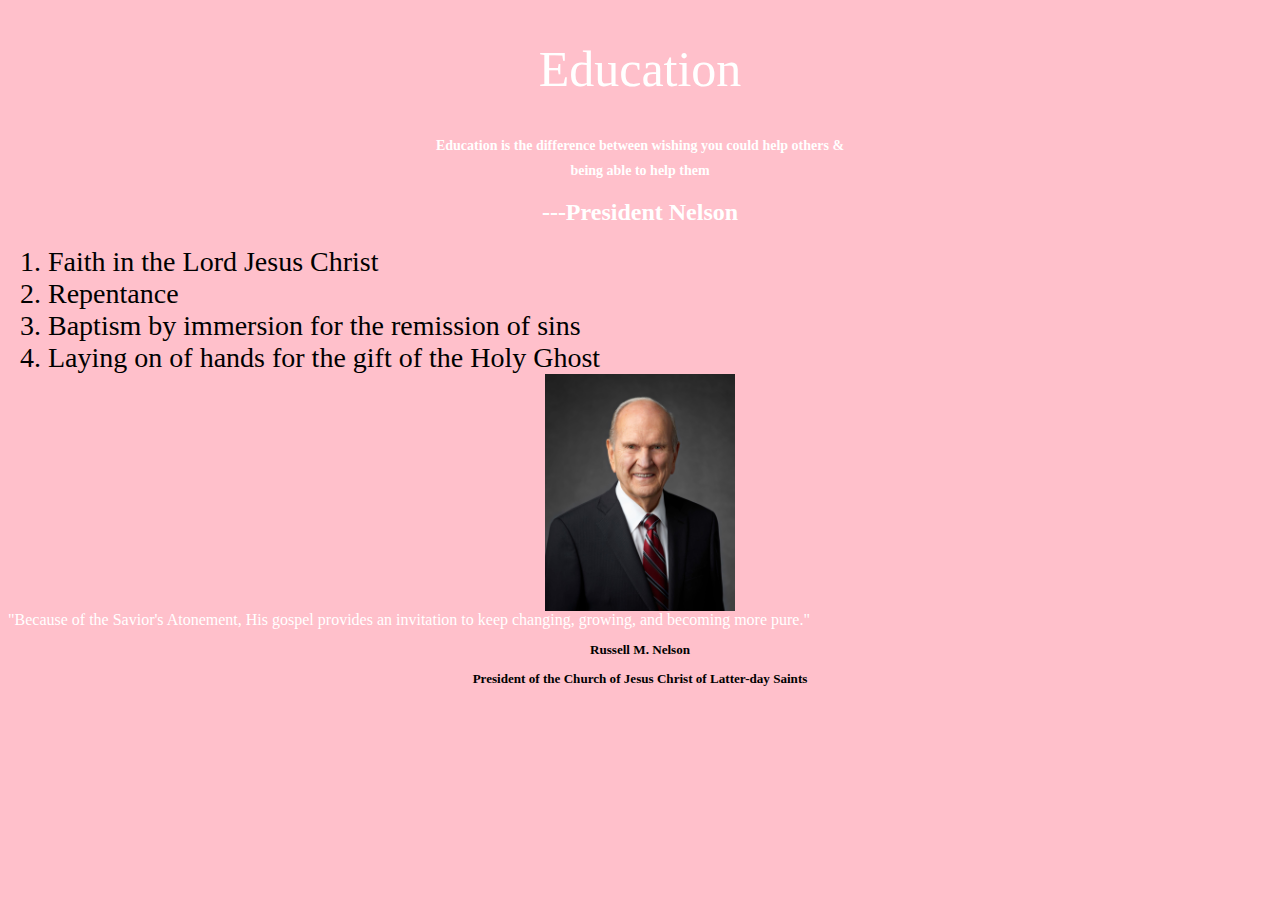
<file: icechallenge/index.html>
<!DOCTYPE html>
<html lang="en">
<head>
    <meta charset="UTF-8">
    <meta http-equiv="X-UA-Compatible" content="IE=edge">
    <meta name="viewport" content="width=device-width, initial-scale=1.0">
    <title>Ice Challenge</title>
    <link href="styles/index.css" rel="stylesheet">
</head>
<header>Education</header>
<h1>Education is the difference between wishing 
    you could help others &</h1>
<h1>being able to help them</h1>
<h2>---President Nelson</h2>

<body>
    <ol>
        <li>Faith in the Lord Jesus Christ</li>
        <li>Repentance</li>
        <li>Baptism by immersion for the remission of sins</li>
        <li>Laying on of hands for the gift of the Holy Ghost</li>
    </ol>
    <div>
        <img class="portrait" src="russell_nelson_official_portrait_2018.jpeg" alt="Portrait of Russell M. Nelson">
    </div>
    <p1>"Because of the Savior's Atonement, His 
        gospel provides an invitation to keep 
        changing, growing, and becoming more pure."</p1>
    <footer>
        <h3>Russell M. Nelson</h3>
        <h3>President of the Church of Jesus Christ of Latter-day Saints</h3>
    </footer>
</body>
</html>
</file>
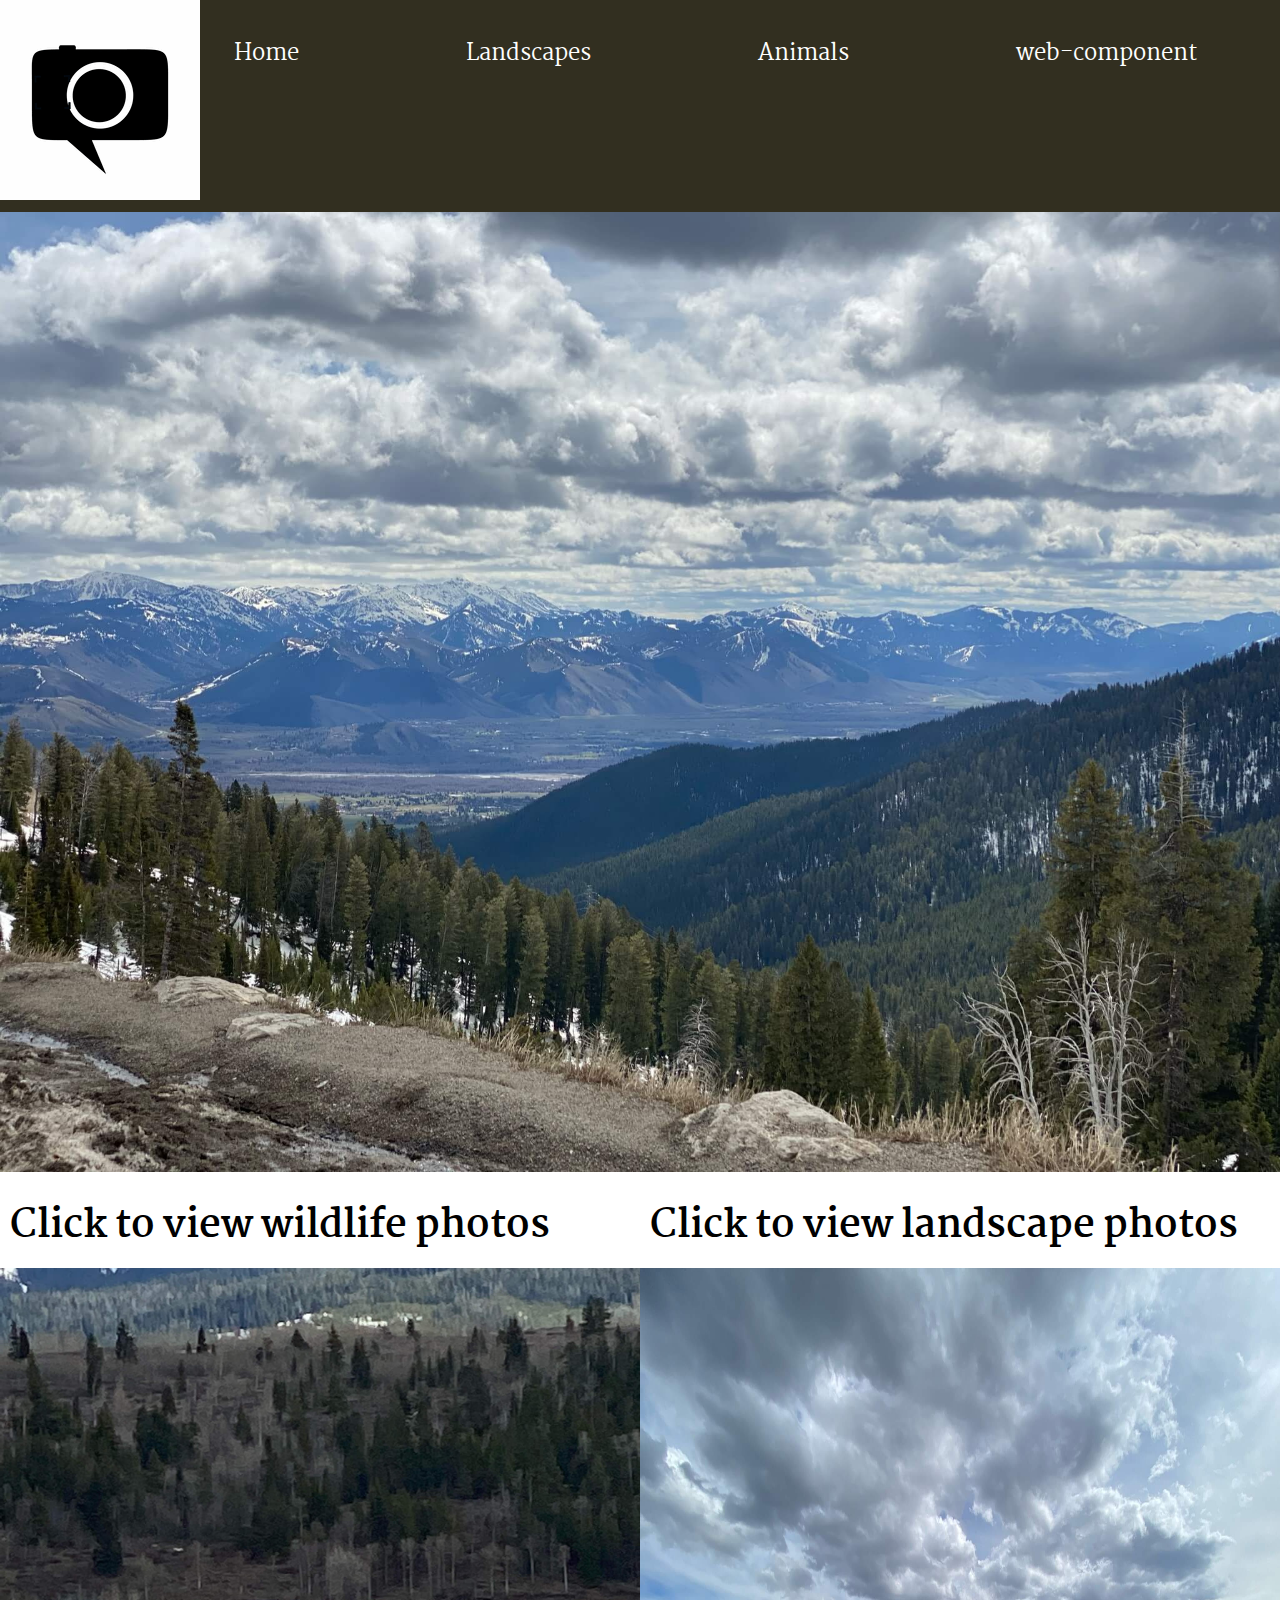
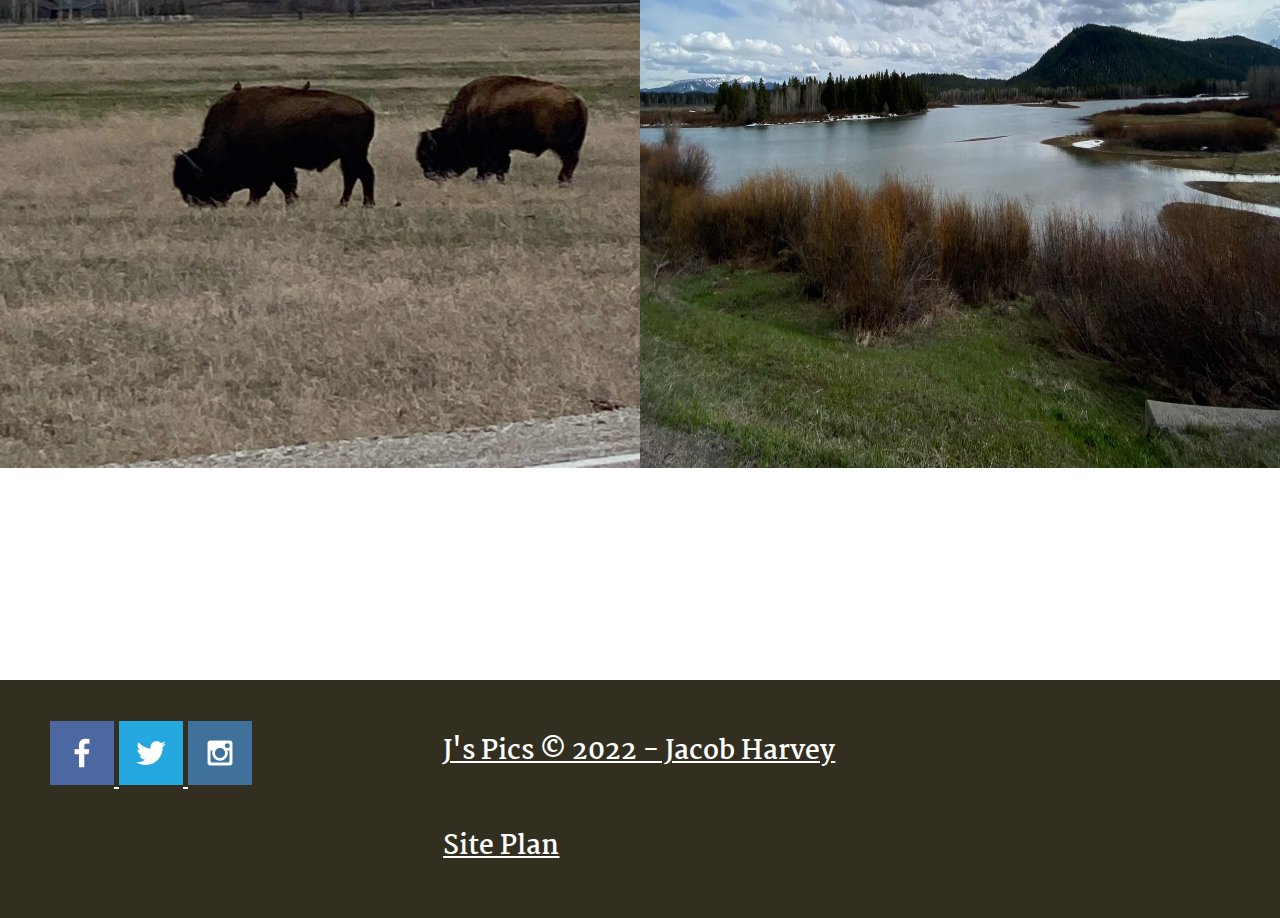
<file: personalsite/index.html>
<!DOCTYPE html>
<html lang="en">
<head>
    <meta charset="UTF-8">
    <meta http-equiv="X-UA-Compatible" content="IE=edge">
    <meta name="viewport" content="width=device-width, initial-scale=1.0">
    <title>J's Pics Home</title>
    <link rel="stylesheet" href="styles/style.css">
</head>
<body>
    <div id="content">
        <header>
            <a id="logo" href="index.html">
                <img class="logo" src="Images/logo.png" alt="logo image">
            </a>
            <nav>
                <a href="index.html">Home</a>
                <a href="landscapes.html">Landscapes</a>
                <a href="animals.html">Animals</a>
                <a href="web-component">web-component</a>
            </nav>
        </header>
            <div id="hero-box">
                <img id="hero-img" src="Images/mountainvalley.jpg" alt="valley">
            </div>
<main class="home-grid">
    <h1>
        Click to view wildlife photos
    </h1>
    <h2>
        Click to view landscape photos
    </h2>
    <a href="https://jnharvey1.github.io/WDD130/personalsite/landscapes.html">
        <img class="home-animals" src="Images/twobison.jpg" alt="two bison">
    </a>
    <a href="https://jnharvey1.github.io/WDD130/personalsite/landscapes.html">
        <img class="home-landscapes" src="Images/marsh.jpg" alt="marsh">
    </a>

</main>
<footer>
    <h3>J's Pics &copy; 2022 - Jacob Harvey</h3>
    <h3><a href="site-plan.html">Site Plan</a></h3>

    <div class="social">
        <a href="https://facebook.com" target="_blank">
            <img src="Images/facebook.png" alt="fb icon">
        </a>
        <a href="https://twitter.com" target="_blank">
            <img src="Images/twitter.png" alt="twitter icon">
        </a>
        <a href="https://instagram.com" target="_blank">
            <img src="Images/instagram.png" alt="instagram icon">
        </a>
    </div>
</footer>
    </div>
</body>
</html>
</file>
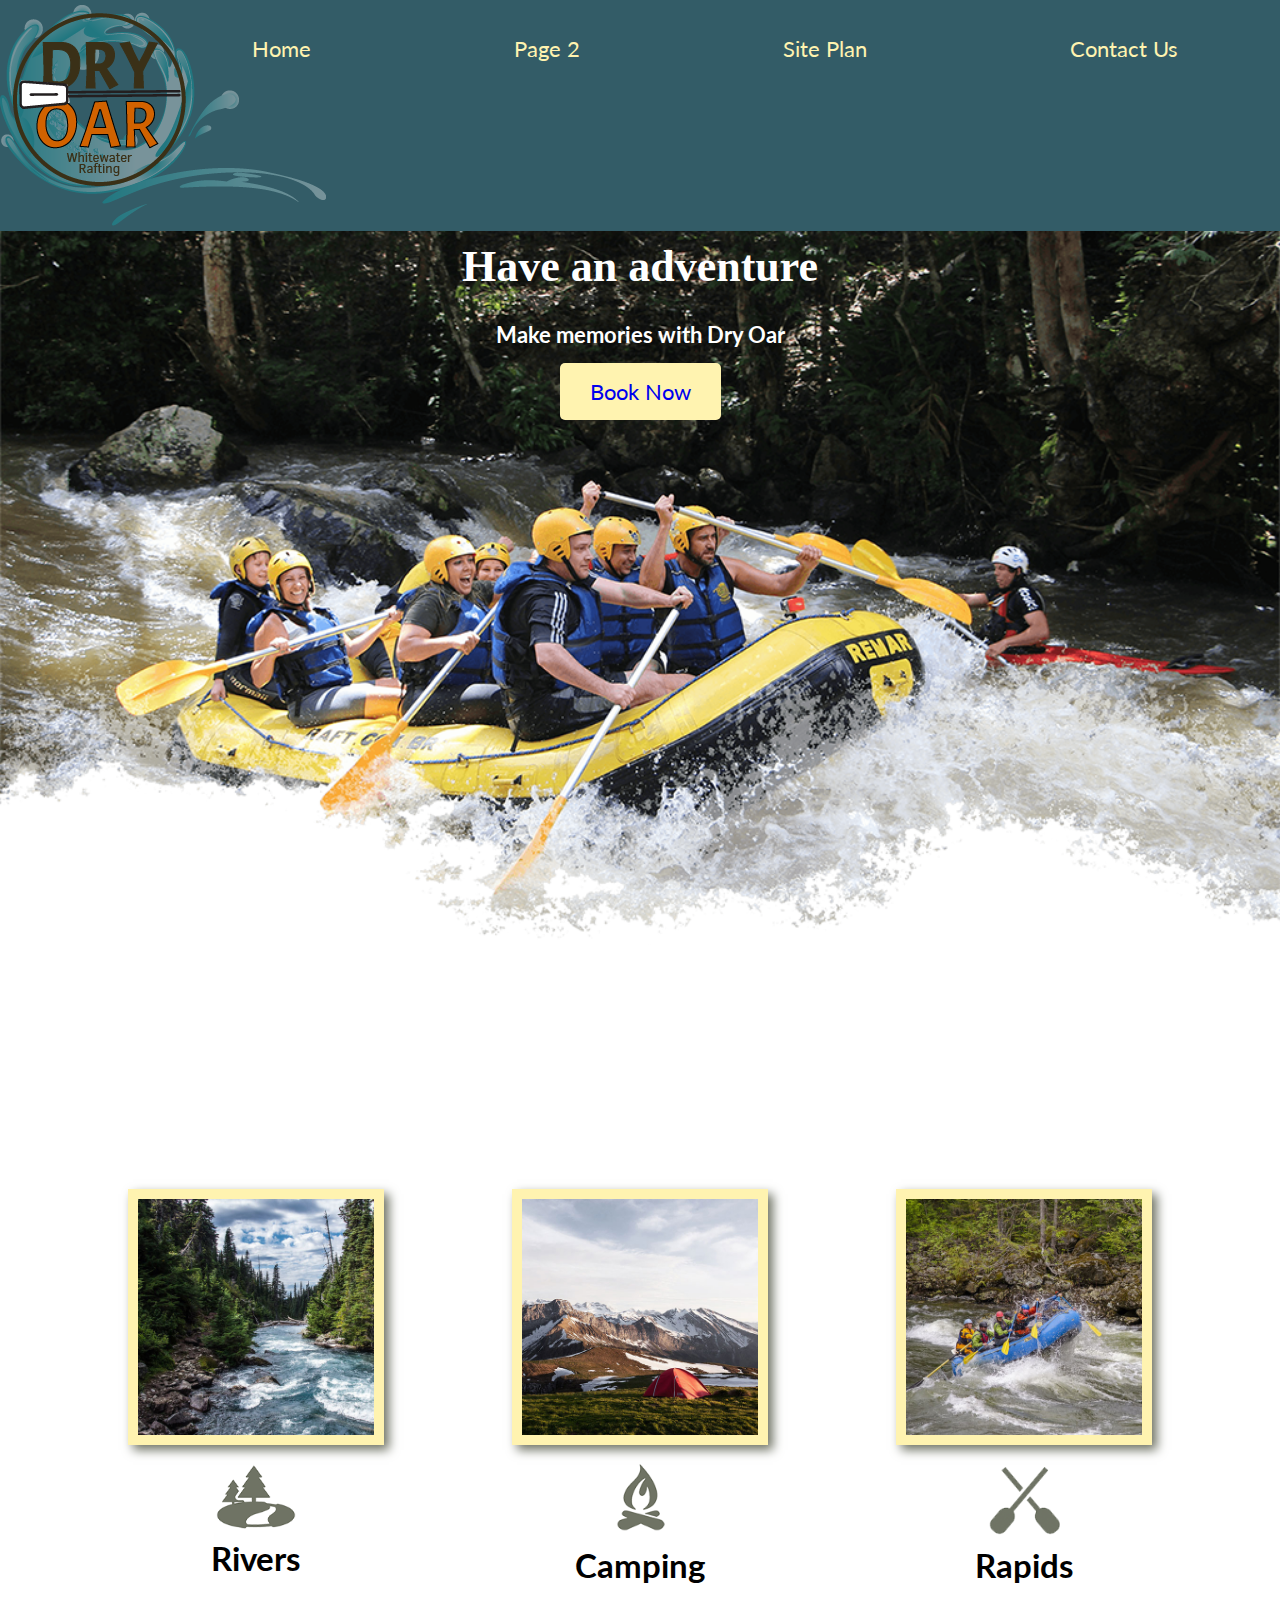
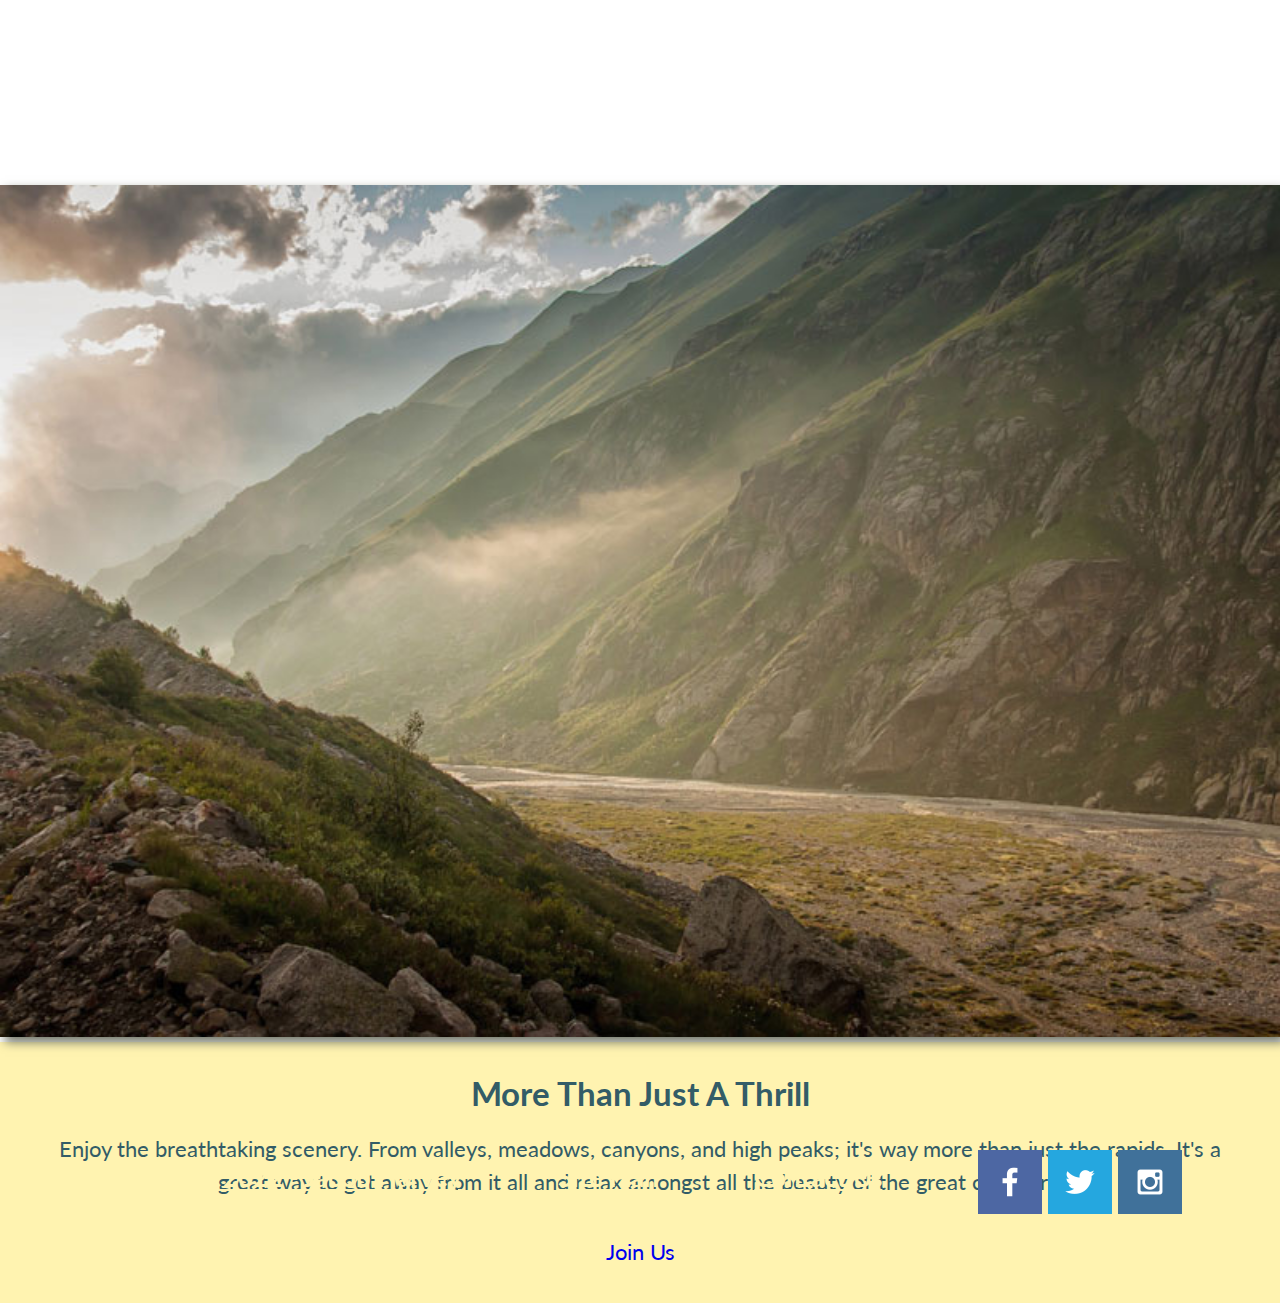
<file: wwr/index.html>
<!DOCTYPE html>
<html lang="en">
<head>
    <meta charset="UTF-8">
    <meta http-equiv="X-UA-Compatible" content="IE=edge">
    <meta name="viewport" content="width=device-width, initial-scale=1.0">
    <title>Dry Oar</title>
    <link rel="stylesheet" href="styles/style.css">
</head>
<body>
    <div id="content">
        <header>
            <a id=" logo_link" href="index.html">
                <img class="logo" src="images/logo.png" alt="dry oar logo">
            </a>
            <nav>
                <a href="index.html">Home</a>
                <a href="#">Page 2</a>
                <a href="site-plan-rafting.html">Site Plan</a>
                <a href="contactus.html">Contact Us</a>
            </nav>
        </header>
        <div id="hero">
            <div id="hero-box">
                <img id="hero-img" src="images/hero.png" alt="people enjoying white water rafting">
            </div>
            <section id="hero-msg">
                    <h1 class="home-title">Have an adventure</h1>
                <h4>Make memories with Dry Oar</h4>
                <div class='button-box'>
                    <a class="book" href="rates.html">Book Now</a>
                </div>

            </section>
        </div>
        <main class="home-grid">
            <section class="rivers-card">
                <img class="card-img" src="images/rivers.jpg" alt="river in forest">
                <img class="icon" src="images/river_icon.png" alt="river icon">
                <h2>Rivers</h2>
            </section>
            <section class="camping-card">
                <img class="card-img" src="images/camping.jpg" alt="tent in mountains">
                <img class="icon" src="images/fire_icon.png" alt="fire icon">
                <h2>Camping</h2>
            </section>
            <section class="rapids-card">
                <img class="card-img" src="images/rapids.jpg" alt="rafting boat">
                <img class="icon" src="images/oars.png" alt="oars icon">
                <h2>Rapids</h2>
            </section>
            <div id="background">
            <img class="mountains" src="images/mountains.jpg" alt="Misty Mountains">
            <section class="msg">
                <h2>More Than Just A Thrill</h2>
                <p>Enjoy the breathtaking scenery. From valleys, meadows, canyons, and high peaks; it's way more than just the rapids. It's a great way to get away from it all and relax amongst all the beauty of the great outdoors.</p>
                <a class="join" href="rivers.html">Join Us</a>
            </section>
        </main>
        <footer>
            <h3>Dry Oar &copy; 2022 - Jacob Harvey</h3>
            <h3><a href="site-plan-rafting.html">Site Plan</a></h3>
            <h3><a href="contactus.html">Contact Us</a></h3>
            <div class="social">
                <a href="https://facebook.com" target="_blank">
                    <img src="images/facebook.png" alt="fb icon">
                </a>
                <a href="https://twitter.com" target="_blank">
                    <img src="images/twitter.png" alt="twitter icon">
                </a>
                <a href="https://instagram.com" target="_blank">
                    <img src="images/instagram.png" alt="instagram icon">
                </a>
            </div>
        </footer>
    </div>
</body>
</html>
</file>
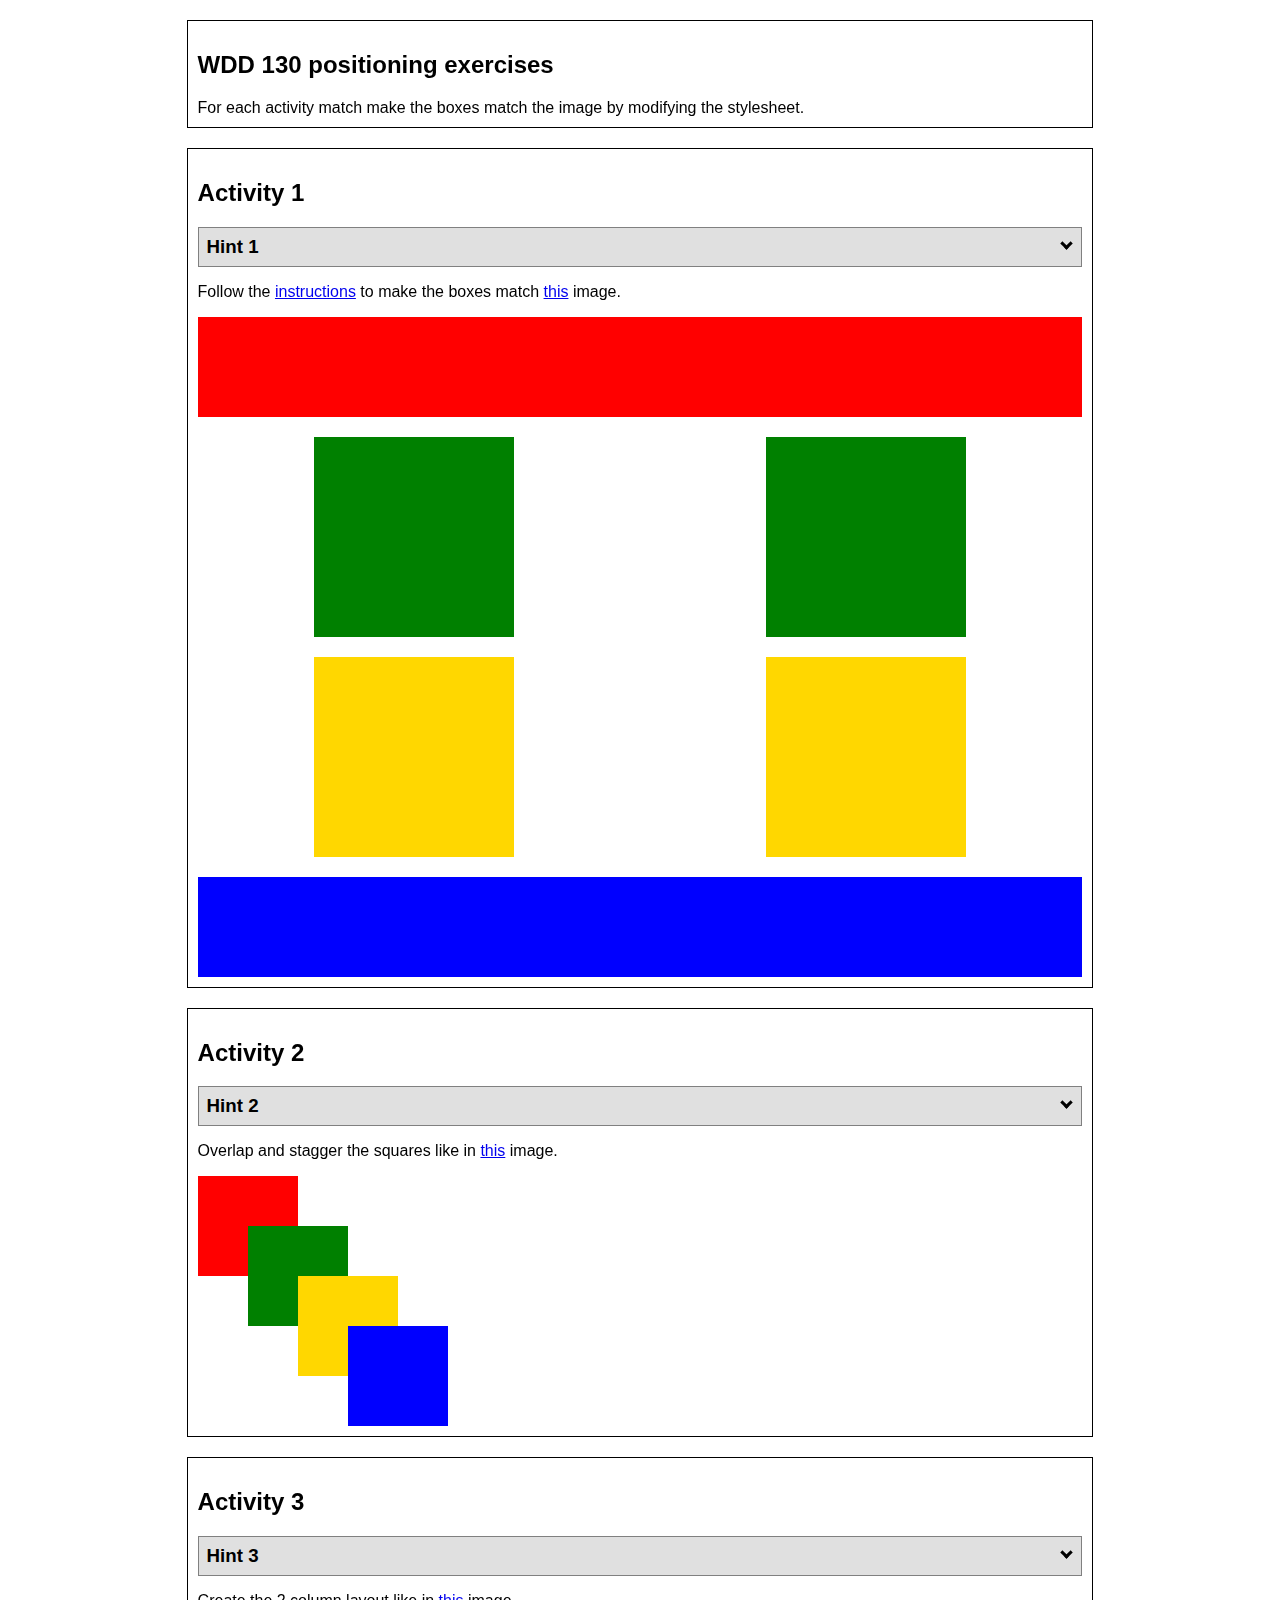
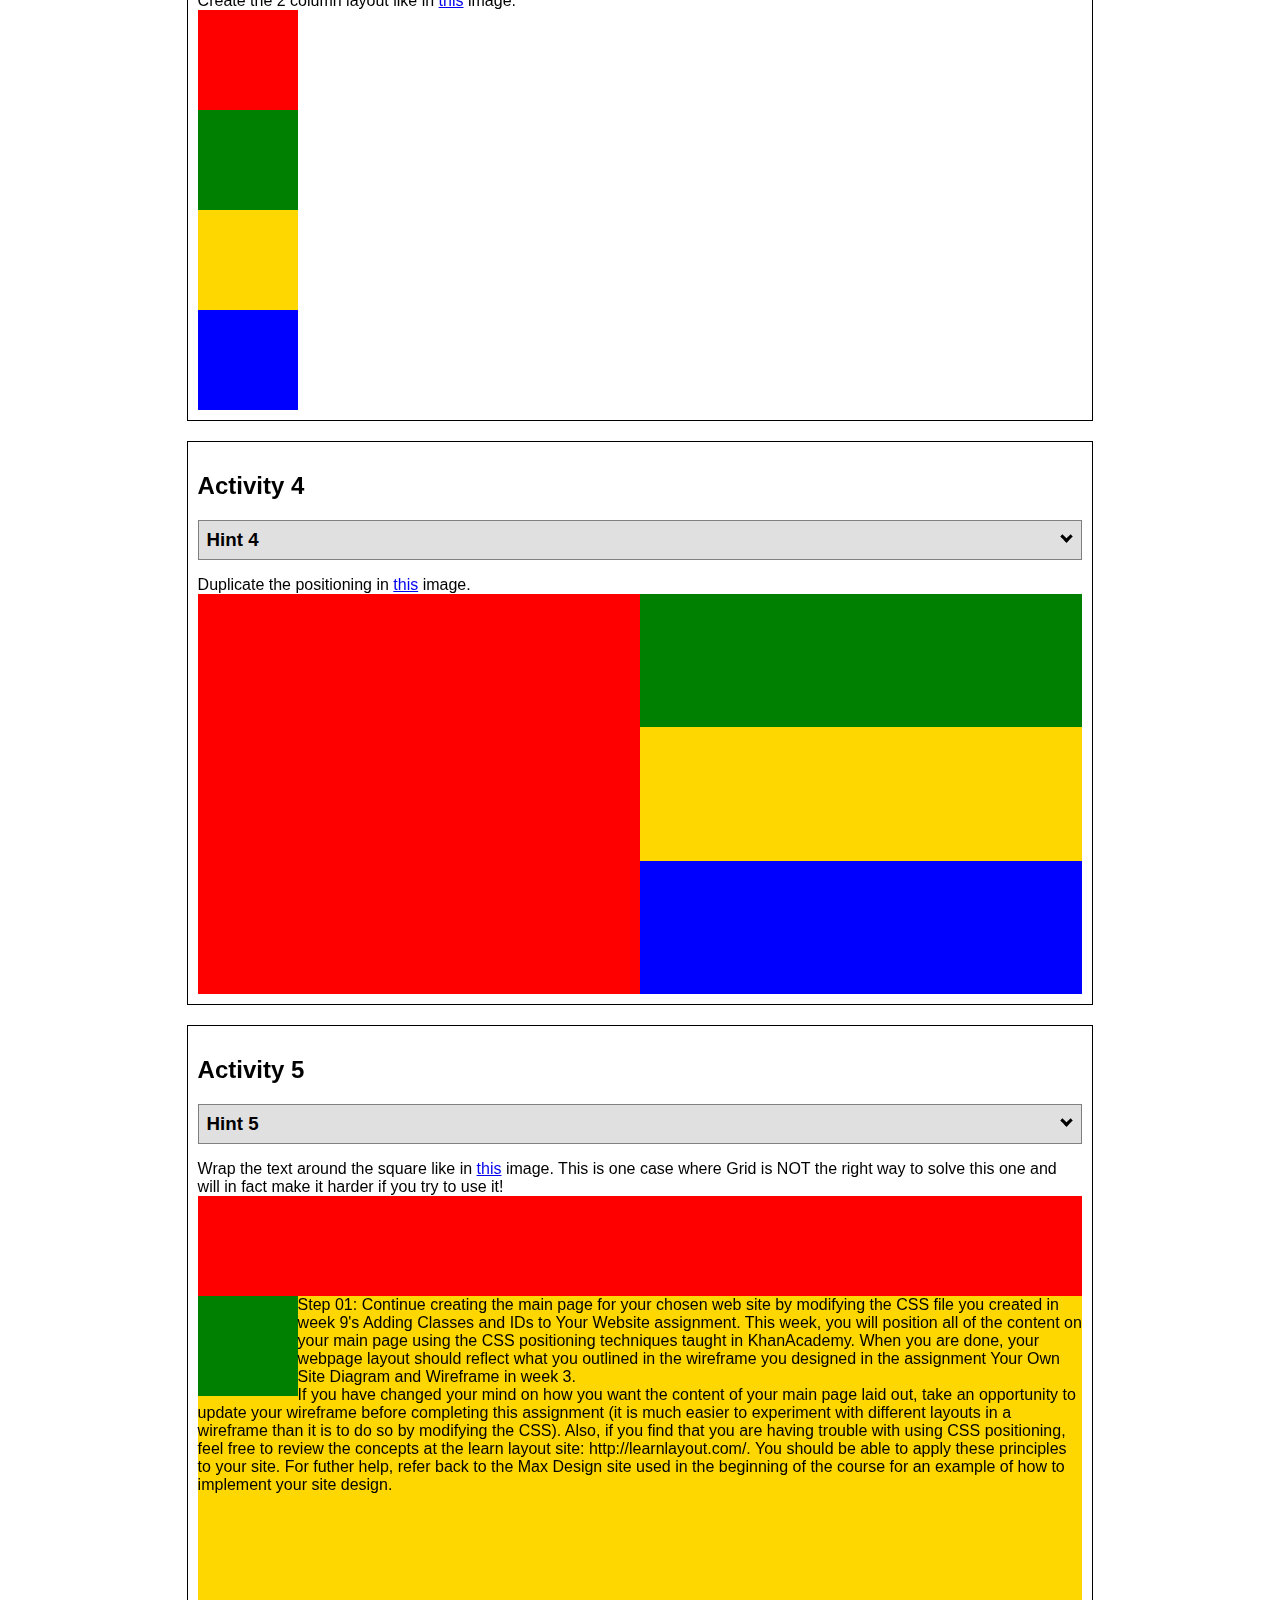
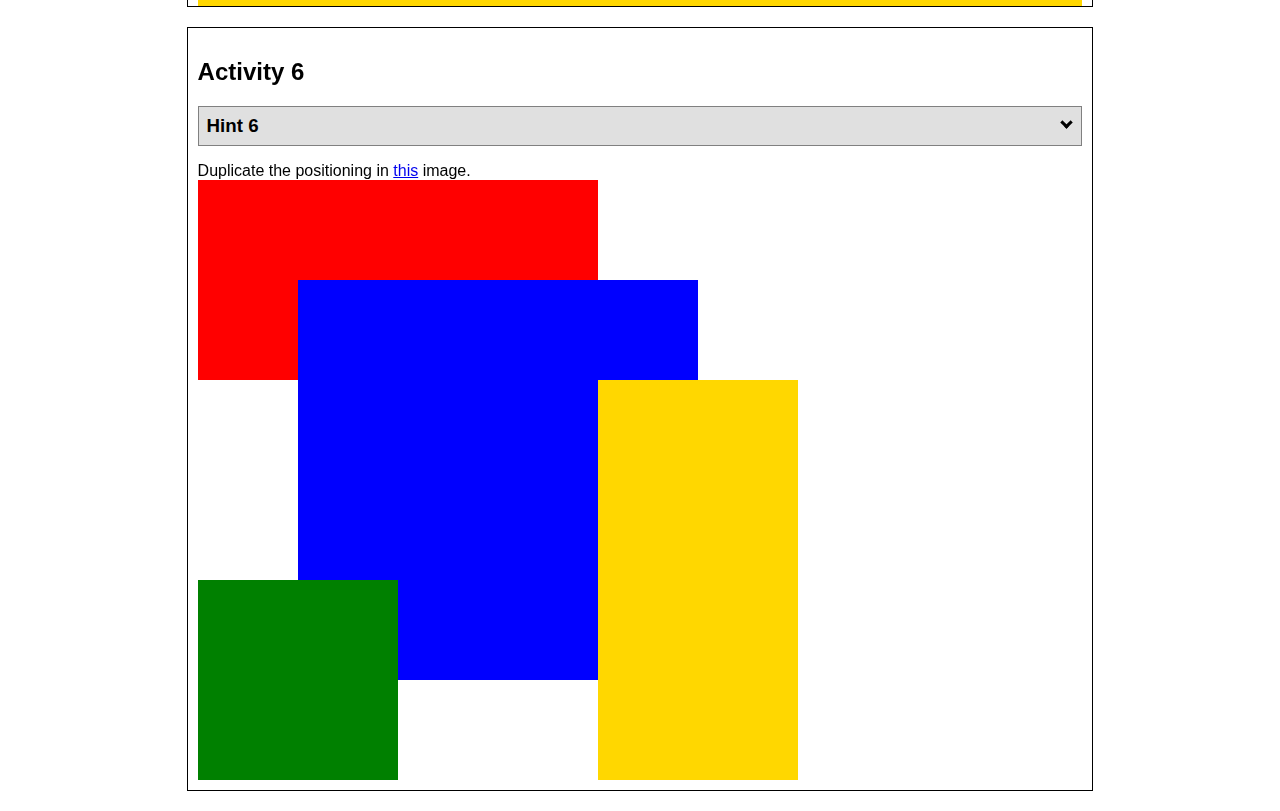
<file: positioning.html>
<!DOCTYPE html>
<html lang="en">
  <head>
    <!-- HTML - Name: positioning.html -->
    <title>Positioning Activity</title>
    <link rel="stylesheet" type="text/css" href="positionstyles.css" />
  </head>
  <body>
    <div class="activity">
      <h2>WDD 130 positioning exercises</h2>
      For each activity match make the boxes match the image by modifying the stylesheet.</div>
    <div class="activity">
      <h2>Activity 1</h2>
      <section class="hint"><input type="checkbox" ><i></i> <h3>Hint 1</h3><div><p>Check out the <a href="https://byui-wdd.github.io/wdd130/activities/w06-css-positioning.html" target="_blank">activity instructions</a> in Ilearn!</p></div></section>
      <p>Follow the <a href="https://byui-wdd.github.io/wdd130/activities/w06-css-positioning.html" target="_blank">instructions</a> to make the boxes match  <a href="https://byui-wdd.github.io/wdd130/images/example1.png" target="_blank">this</a> image.</p>
      <div class="content1" >
        <div class="red1" ></div>
        <div class="green1" ></div>
        <div class="green1" ></div>
        <div class="yellow1"></div>
        <div class="yellow1"></div>
        <div class="blue1"></div>
      </div>
    </div>
    <div class="activity">
      <h2>Activity 2</h2>
      <section class="hint"><input type="checkbox" > <h3>Hint 2</h3><i></i><div><p>Remember that the best way to shift elements around slightly on the page is with Margins.  You could also use Grid.  Either would work for this. If you choose margin, you can use a <em>negative</em> margin. (ie margin-top: -20px;)</p><h4>Properties used:</h4><ul><li>margin-top, margin-left</li><li>...or...</li><li>grid-template-columns: 50px 50px 50px 50px 50px </li></ul></div></section>
      <p>Overlap and stagger the squares like in <a href="https://byui-wdd.github.io/wdd130/images/example2.png" target="_blank">this</a> image.</p>
      <div class="content2" >
        <div class="red2" ></div>
        <div class="green2" ></div>
        <div class="yellow2"></div>
        <div class="blue2"></div>
      </div>
    </div>
    <div class="activity">
      <h2>Activity 3</h2>
      <section class="hint"><input type="checkbox" > <h3>Hint 3</h3><i></i><div><p>This one is going to be best solved with CSS Grid. Remember to make the boxes the right width first...then start moving them around. </p><h4>Properties used:</h4><ul><li>display:grid;</li><li>grid-template-columns:</li><li>grid-column-gap:</li>
        <li>grid-column:</li>  </ul></div></section>
      Create the 2 column layout like in <a href="https://byui-wdd.github.io/wdd130/images/example3.png" target="_blank">this</a>  image.
      <div class="content3" >
        <div class="red3" ></div>
        <div class="green3" ></div>
        <div class="yellow3"></div>
        <div class="blue3"></div>
      </div>
    </div>
    <div class="activity">
      <h2>Activity 4</h2>
      <section class="hint"><input type="checkbox" > <h3>Hint 4</h3><i></i><div><p>For the others we have been primarily concerned with width. For this one you will need to adjust height as well. </p><h4>Properties used:</h4><ul><li>display:grid;</li><li>grid-template-columns:</li><li>grid-row:</li></ul></div></section>
      Duplicate the positioning in <a href="https://byui-wdd.github.io/wdd130/images/example4.png" target="_blank">this</a> image. 
      <div class="content4" >
        <div class="red4" ></div>
        <div class="green4" ></div>
        <div class="yellow4"></div>
        <div class="blue4"></div>
      </div>
    </div>

    <div class="activity">
      <h2>Activity 5</h2>
      <section class="hint"><input type="checkbox" > <h3>Hint 5</h3><i></i><div><p>Grid is <strong>not</strong> the right way to do this.  In fact there is only one way to really do that...and that is with float. Remember that we float the thing we want the text to wrap around.  Also remember to start by making all the shapes the right size and shape.</p><h4>Properties used:</h4><ul><li>float: left;</li></ul></div></section>
      Wrap the text around the square like in <a href="https://byui-wdd.github.io/wdd130/images/example5.png" target="_blank">this</a> image. This is one case where Grid is NOT the right way to solve this one and will in fact make it harder if you try to use it!
      <div class="content5" >
        <div class="red5" ></div>
        <div class="green5" ></div>
        <div class="yellow5">Step 01: Continue creating the main page for your chosen web site by modifying the CSS file you created in week 9's Adding Classes and IDs to Your Website assignment. This week, you will position all of the content on your main page using the CSS positioning techniques taught in KhanAcademy. When you are done, your webpage layout should reflect what you outlined in the wireframe you designed in the assignment Your Own Site Diagram and Wireframe in week 3. <br />
          If you have changed your mind on how you want the content of your main page laid out, take an opportunity to update your wireframe before completing this assignment (it is much easier to experiment with different layouts in a wireframe than it is to do so by modifying the CSS). Also, if you find that you are having trouble with using CSS positioning, feel free to review the concepts at the learn layout site: http://learnlayout.com/. You should be able to apply these principles to your site. For futher help, refer back to the Max Design site used in the beginning of the course for an example of how to implement your site design.</div>
        <div class="blue5"></div>
      </div>
    </div>
    <div class="activity">
      <h2>Activity 6</h2>
      <section class="hint"><input type="checkbox" > <h3>Hint 6</h3><i></i><div><p>This one is all about visualizing the grid behind the layout. If you are having a hard time doing that first: all the sizes are even multiples of 100, and second here is another example with the lines drawn: <a href="https://byui-wdd.github.io/wdd130/images/example6-hint.png" target="_blank">example 6 with lines</a>. For this one you will find it easiest if you use px for the column width. You can also use <kbd>z-index</kbd> to control the element layering.    </p><h4>Properties used:</h4><ul><li>display:grid;</li><li>grid-template-columns:</li><li>grid-column:</li><li>grid-row:</li><li><a href="https://www.w3schools.com/cssref/pr_pos_z-index.asp" target="_blank">z-index:</a></li></ul></div></section>
      Duplicate the positioning in <a href="https://byui-wdd.github.io/wdd130/images/example6.png" target="_blank">this</a> image.
      <div class="content6" >
        <div class="red6" ></div>
        <div class="green6" ></div>
        <div class="yellow6"></div>
        <div class="blue6"></div>
      </div>
    </div>
  </body>
</html>
</file>
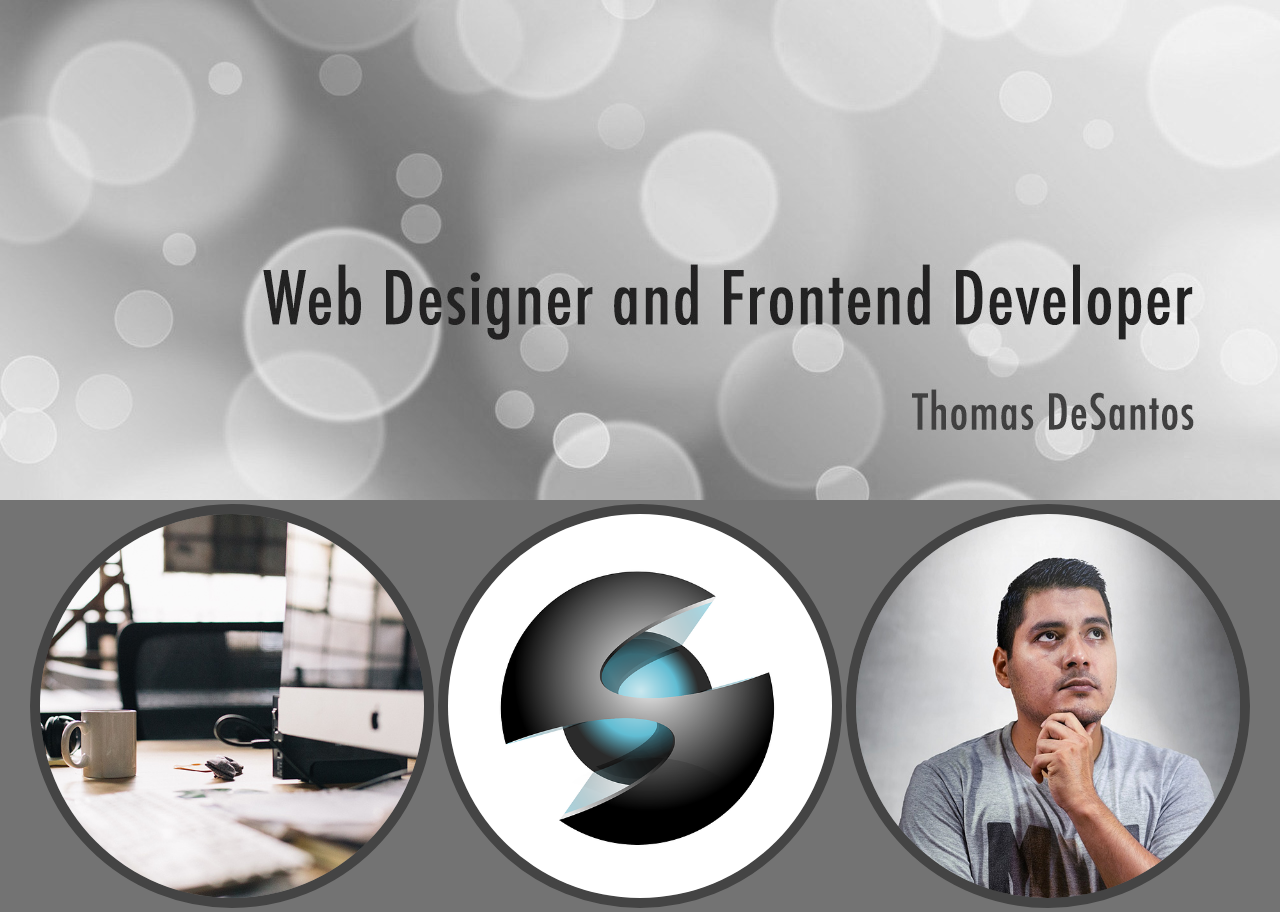
<file: icechallenge/index2.html>
<!DOCTYPE html>
<html lang="en">
<head>
    <meta charset="UTF-8">
    <meta http-equiv="X-UA-Compatible" content="IE=edge">
    <meta name="viewport" content="width=device-width, initial-scale=1.0">
    <title>Web Designer and Frontend Developer</title>
    <link href="styles/index2.css" rel="stylesheet">
</head>
<body>
    <img class="main" src="w05_circles.jpeg" width="100%">
    <footer>
    <img class="desk" src="w05_ice_image_desk.jpeg" width="30%">
    <img class="graphic" src="w05_ice_image_graphic.png" width="30%">
    <img class="person" src="w05_ice_image_person.jpeg" width="30%">
    </footer>
</body>
</html>
</file>
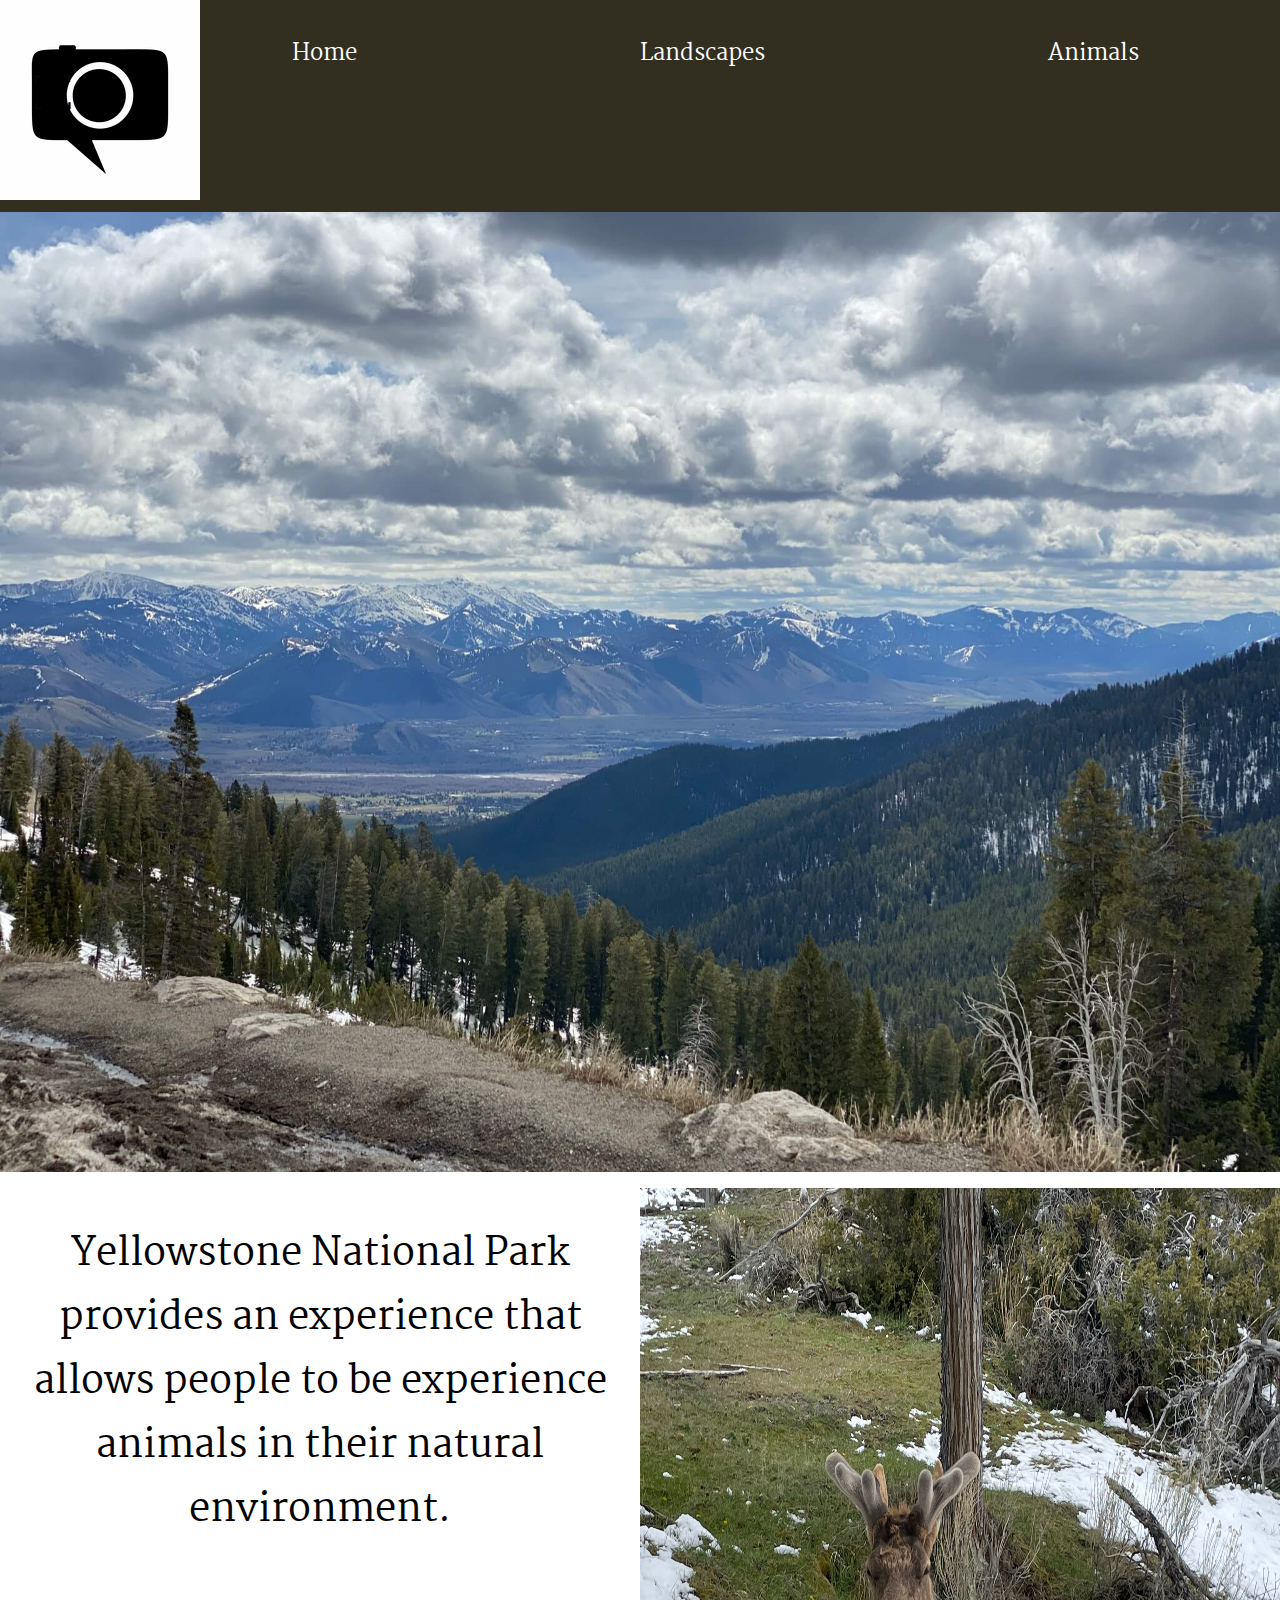
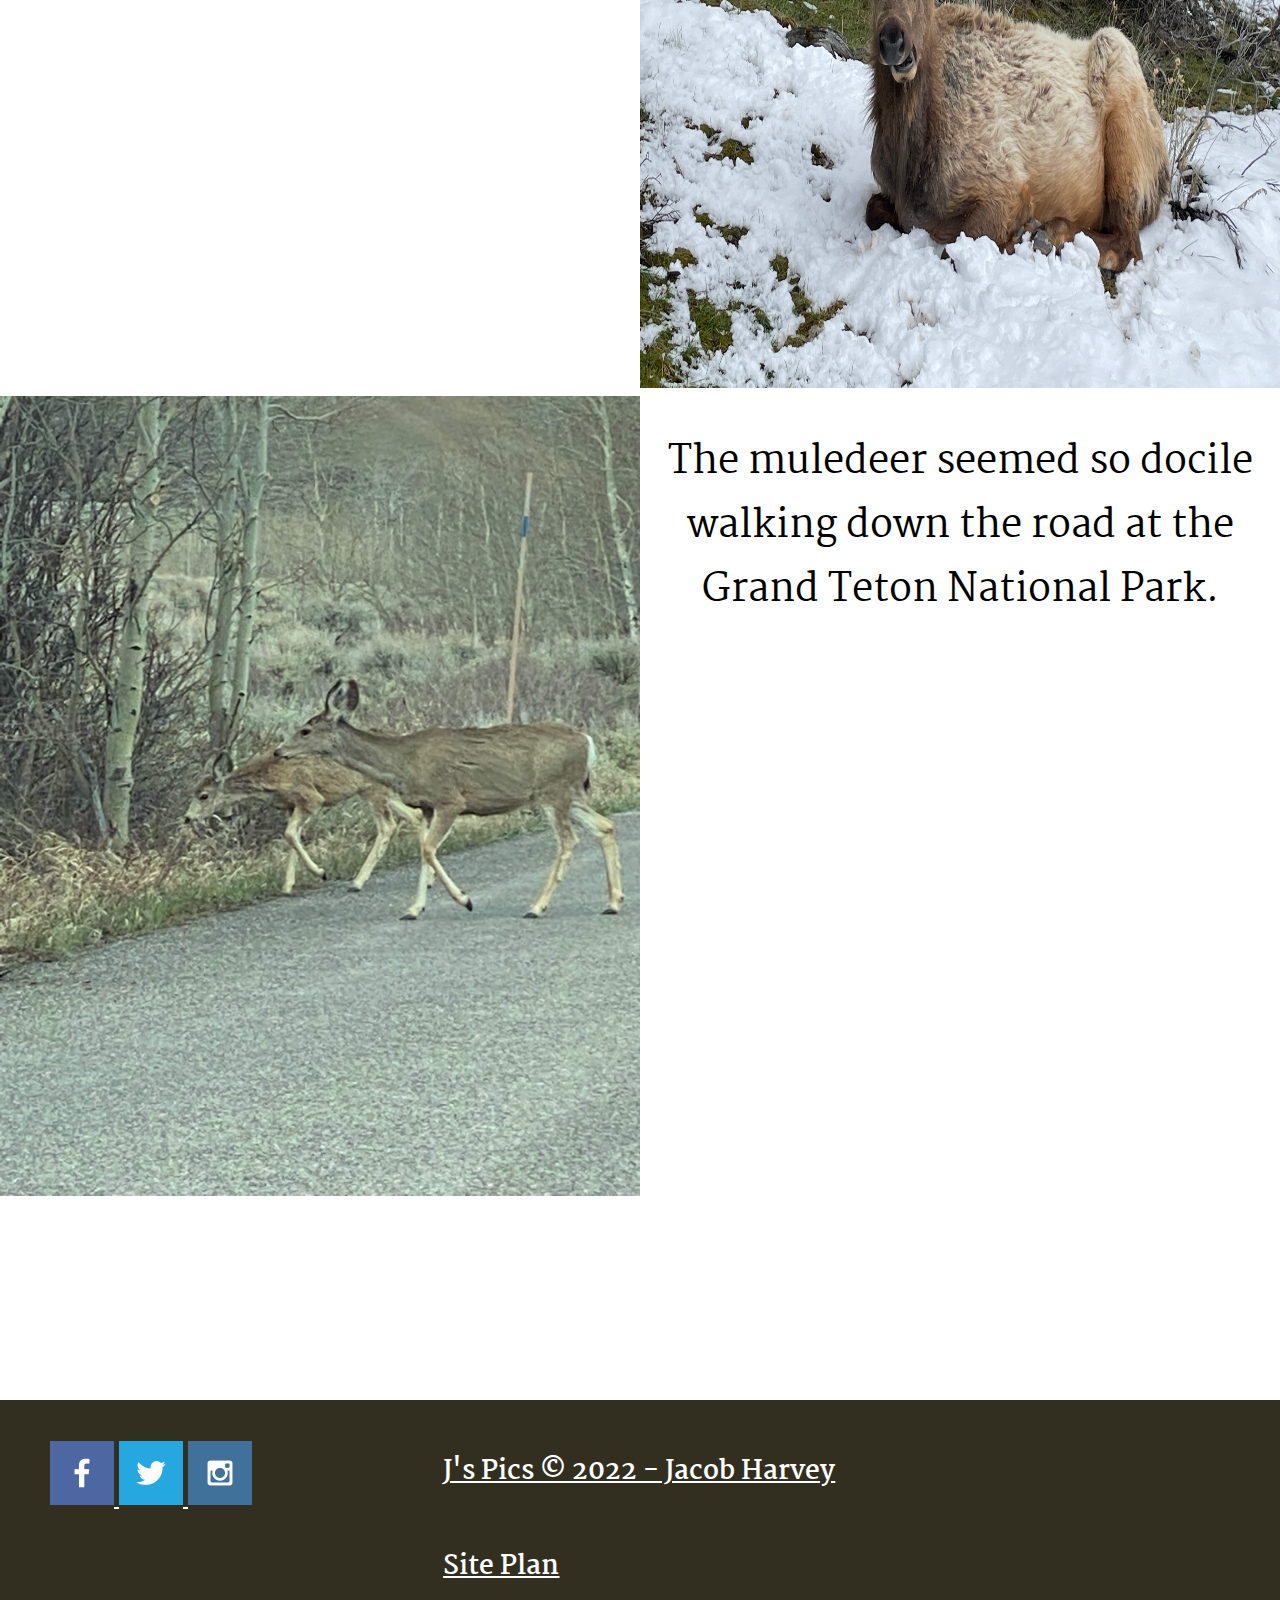
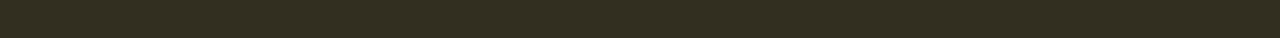
<file: personalsite/animals.html>
<!DOCTYPE html>
<html lang="en">
<head>
    <meta charset="UTF-8">
    <meta http-equiv="X-UA-Compatible" content="IE=edge">
    <meta name="viewport" content="width=device-width, initial-scale=1.0">
    <title>J's Pics Animals</title>
    <link rel="stylesheet" href="styles/style.css">
</head>
<body>
    <div id="content">
        <header>
            <a id="logo" href="index.html">
                <img class="logo" src="Images/logo.png" alt="logo image">
            </a>
            <nav>
                <a href="index.html">Home</a>
                <a href="landscapes.html">Landscapes</a>
                <a href="animals.html">Animals</a>
            </nav>
        </header>
            <div id="hero-box">
                <img id="hero-img" src="Images/mountainvalley.jpg" alt="valley">
            </div>
<main class="home-grid">
    <div>
        <section class="animals-para1">
            <p>Yellowstone National Park provides an experience that allows people to be experience animals in their natural environment.</p>
        </section>
    </div>
    <div>
        <section class="animals-para2">
            <p>The muledeer seemed so docile walking down the road at the Grand Teton National Park.</p>
        </section>
    </div>
    <img class="animals1-img" src="Images/elk.JPG" alt="an elk sitting in snow">
    <img class="animals2-img" src="Images/muledeer.jpg" alt="muledeer image">
</main>
<footer>
    <h3>J's Pics &copy; 2022 - Jacob Harvey</h3>
    <h3><a href="site-plan.html">Site Plan</a></h3>

    <div class="social">
        <a href="https://facebook.com" target="_blank">
            <img src="Images/facebook.png" alt="fb icon">
        </a>
        <a href="https://twitter.com" target="_blank">
            <img src="Images/twitter.png" alt="twitter icon">
        </a>
        <a href="https://instagram.com" target="_blank">
            <img src="Images/instagram.png" alt="instagram icon">
        </a>
    </div>
</footer>
    </div>
</body>
</html>
</file>
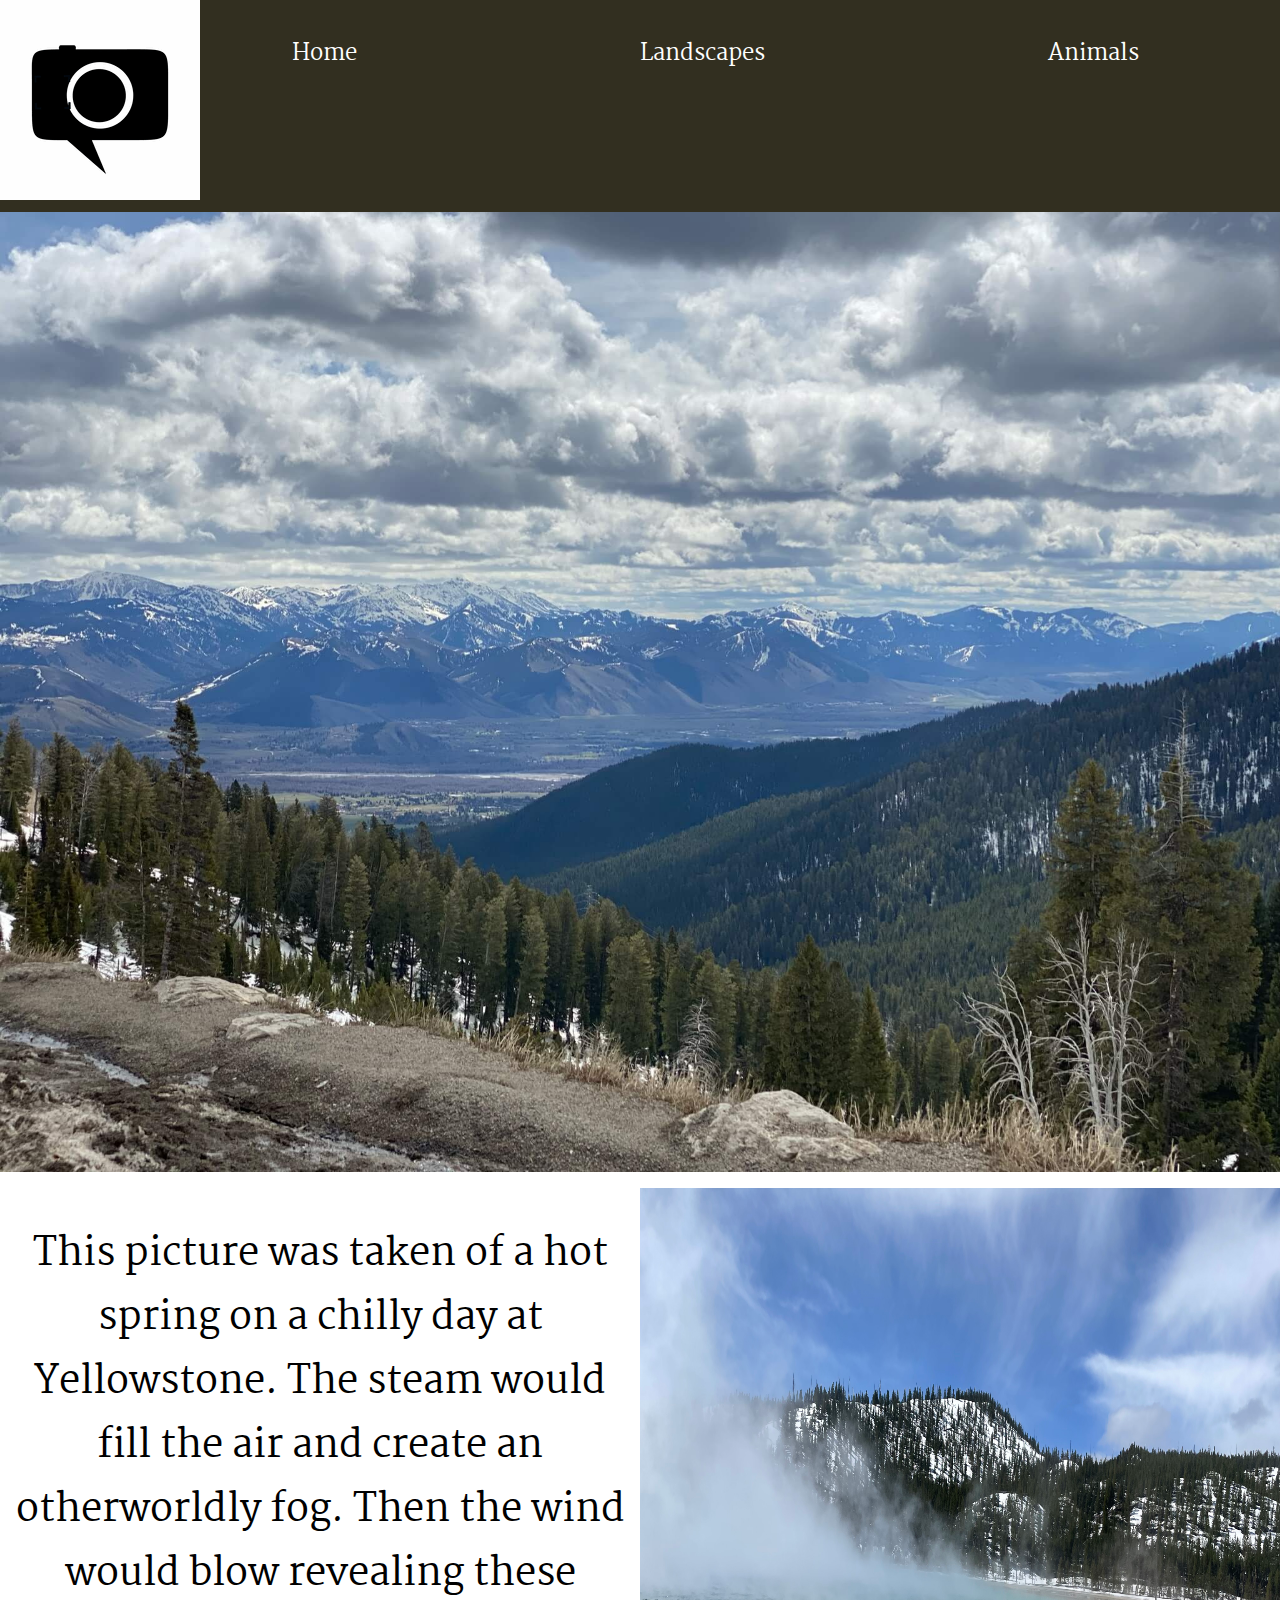
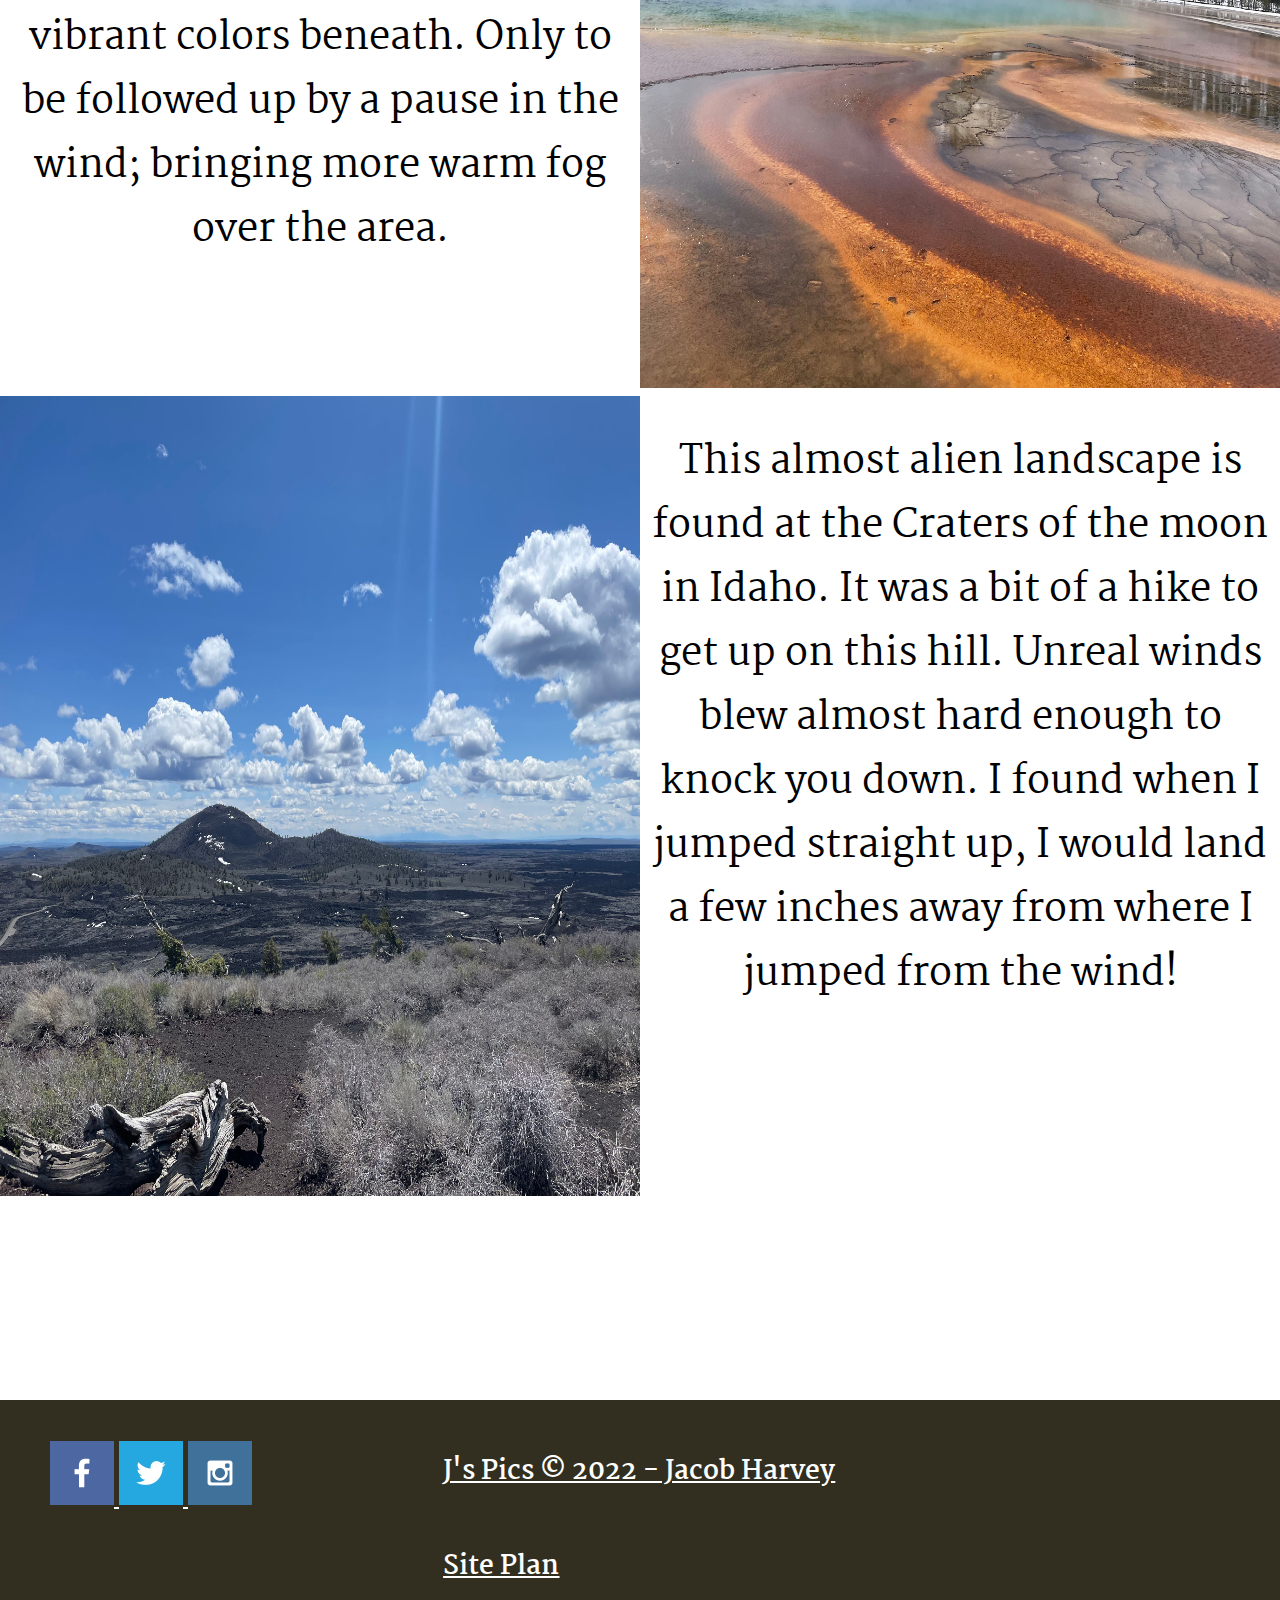
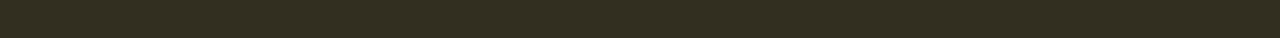
<file: personalsite/landscapes.html>
<!DOCTYPE html>
<html lang="en">
<head>
    <meta charset="UTF-8">
    <meta http-equiv="X-UA-Compatible" content="IE=edge">
    <meta name="viewport" content="width=device-width, initial-scale=1.0">
    <title>J's Pics Landscapes</title>
    <link rel="stylesheet" href="styles/style.css">
</head>
<body>
    <div id="content">
        <header>
            <a id="logo" href="index.html">
                <img class="logo" src="Images/logo.png" alt="logo image">
            </a>
            <nav>
                <a href="index.html">Home</a>
                <a href="landscapes.html">Landscapes</a>
                <a href="animals.html">Animals</a>
            </nav>
        </header>
            <div id="hero-box">
                <img id="hero-img" src="Images/mountainvalley.jpg" alt="valley">
            </div>
<main class="home-grid">
    <div>
        <section class="landscapes-para1">
            <p>This picture was taken of a hot spring on a chilly day at Yellowstone. The steam would fill the air and create an otherworldly fog. Then the wind would blow revealing these vibrant colors beneath. Only to be followed up by a pause in the wind; bringing more warm fog over the area.</p>
        </section>
    </div>
    <div>
        <section class="landscapes-para2">
            <p>This almost alien landscape is found at the Craters of the moon in Idaho. It was a bit of a hike to get up on this hill. Unreal winds blew almost hard enough to knock you down. I found when I jumped straight up, I would land a few inches away from where I jumped from the wind!</p>
        </section>
    </div>
    <img class="landscapes1-img" src="Images/spring.JPG" alt="a hot spring">
    <img class="landscapes2-img" src="Images/cotm.JPG" alt="volcanic stone hill">
</main>
<footer>
    <h3>J's Pics &copy; 2022 - Jacob Harvey</h3>
    <h3><a href="site-plan.html">Site Plan</a></h3>

    <div class="social">
        <a href="https://facebook.com" target="_blank">
            <img src="Images/facebook.png" alt="fb icon">
        </a>
        <a href="https://twitter.com" target="_blank">
            <img src="Images/twitter.png" alt="twitter icon">
        </a>
        <a href="https://instagram.com" target="_blank">
            <img src="Images/instagram.png" alt="instagram icon">
        </a>
    </div>
</footer>
    </div>
</body>
</html>
</file>
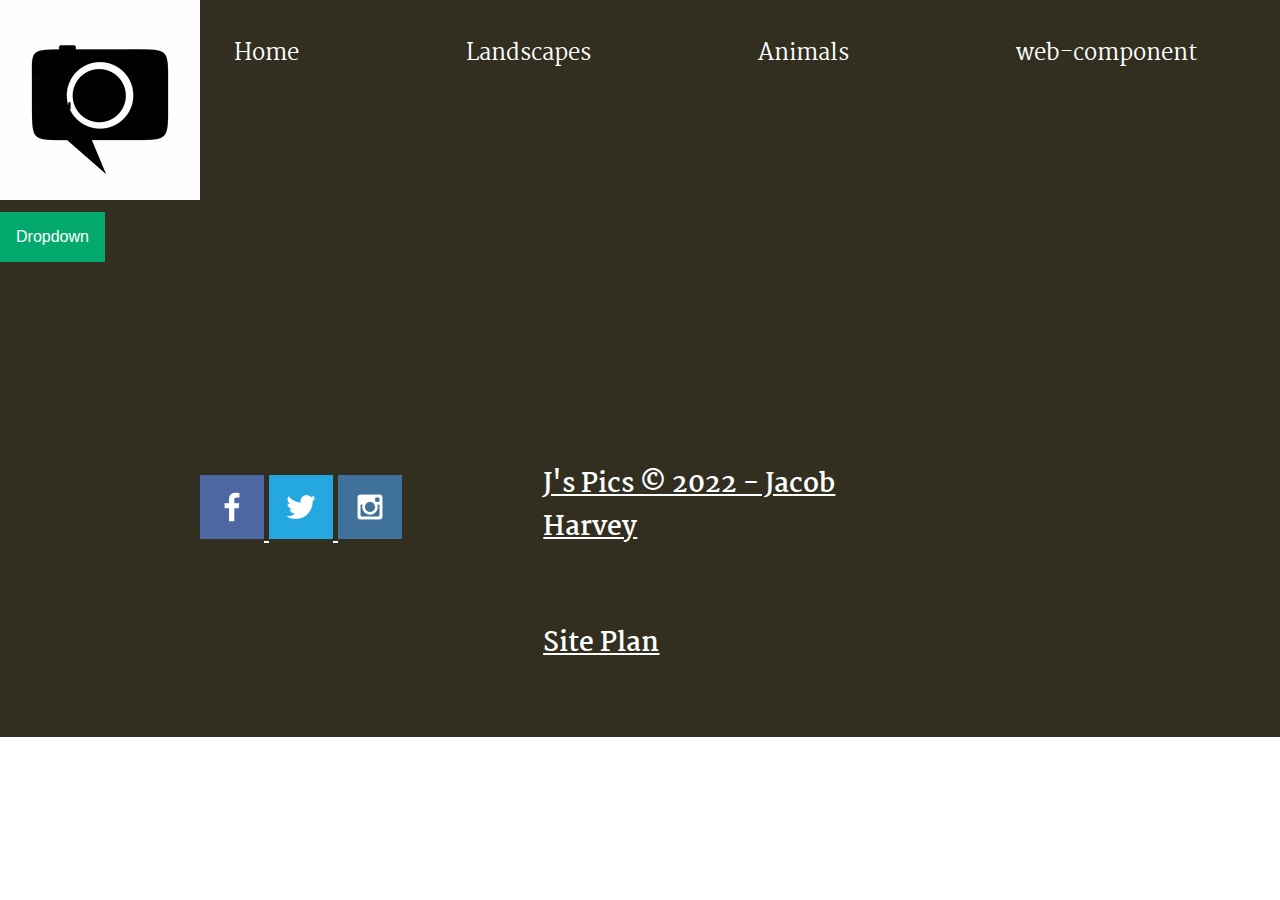
<file: personalsite/web-component.html>
<!DOCTYPE html>
<html lang="en">
<head>
    <meta charset="UTF-8">
    <meta http-equiv="X-UA-Compatible" content="IE=edge">
    <meta name="viewport" content="width=device-width, initial-scale=1.0">
    <title>J's Pics</title>
    <link rel="stylesheet" href="styles/style.css">
</head>
<body>
    <div id="content">
        <header>
            <a id="logo" href="index.html">
                <img class="logo" src="Images/logo.png" alt="logo image">
            </a>
            <nav>
                <a href="index.html">Home</a>
                <a href="landscapes.html">Landscapes</a>
                <a href="animals.html">Animals</a>
                <a href="web-component">web-component</a>
            </nav>

            <div class="dropdown">
                <button class="dropbtn">Dropdown</button>
                <div class="dropdown-content">
                  <a href="index.html">Home</a>
                  <a href="landscapes.html">Landscapes</a>
                  <a href="animals.html">Animals</a>
                </div>
              </div>
              <footer>
                <h3>J's Pics &copy; 2022 - Jacob Harvey</h3>
                <h3><a href="site-plan.html">Site Plan</a></h3>
            
                <div class="social">
                    <a href="https://facebook.com" target="_blank">
                        <img src="Images/facebook.png" alt="fb icon">
                    </a>
                    <a href="https://twitter.com" target="_blank">
                        <img src="Images/twitter.png" alt="twitter icon">
                    </a>
                    <a href="https://instagram.com" target="_blank">
                        <img src="Images/instagram.png" alt="instagram icon">
                    </a>
                </div>
            </footer>
                </div>
            </body>
            </html>
</file>
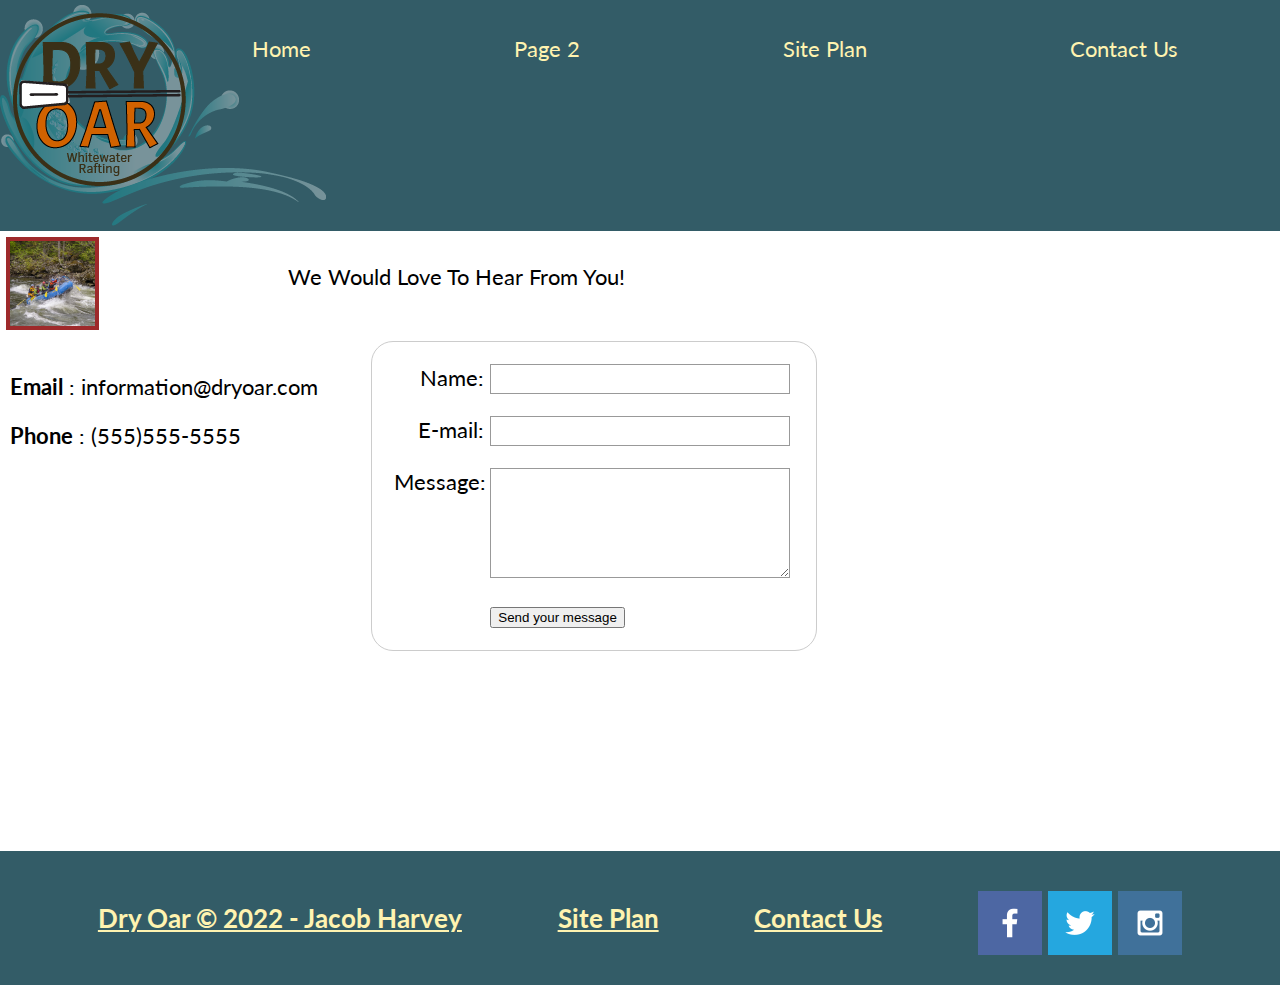
<file: wwr/contactus.html>
<!DOCTYPE html>
<html lang="en">
<head>
    <meta charset="UTF-8">
    <meta http-equiv="X-UA-Compatible" content="IE=edge">
    <meta name="viewport" content="width=device-width, initial-scale=1.0">
    <title>Contact Us</title>
    <link rel="stylesheet" href="styles/style.css">
</head>
<body>
    <div id="content">
        <header>
            <a id=" logo_link" href="index.html">
                <img class="logo" src="images/logo.png" alt="dry oar logo">
            </a>
            <nav>
                <a href="index.html">Home</a>
                <a href="#">Page 2</a>
                <a href="site-plan-rafting.html">Site Plan</a>
                <a href="contactus.html">Contact Us</a>
            </nav>
        </header>
        <main class="contactus-grid">
            
            <section class="rapids">
                <img class="rapids-img"src="images/rapids.jpg" alt="people rafting over rapids">
            </section>
            <div id="contact-info">
                <p>
                    <strong>Email</strong> 
                    : information@dryoar.com
                </p>
                <p>
                    <strong>Phone</strong> 
                    : (555)555-5555
                </p>
            </div>
            <div id="message">
                <p>
                    We Would Love To Hear From You!
                </p>
            </div>
            <div id="feedback"></div>
            <form action="/my-handling-form-page" method="post">
                <ul>
                 <li>
                   <label for="name">Name:</label>
                   <input type="text" id="name" name="user_name">
                 </li>
                 <li>
                   <label for="mail">E-mail:</label>
                   <input type="email" id="mail" name="user_email">
                 </li>
                 <li>
                   <label for="msg">Message:</label>
                   <textarea id="msg" name="user_message"></textarea>
                 </li>
                 <li class="button">
                    <button type="submit">Send your message</button>
                  </li>
                </ul>
               </form>
               
        </main>
        <footer>
            <h3>Dry Oar &copy; 2022 - Jacob Harvey</h3>
            <h3><a href="site-plan-rafting.html">Site Plan</a></h3>
            <h3><a href="contactus.html">Contact Us</a></h3>
            <div class="social">
                <a href="https://facebook.com" target="_blank">
                    <img src="images/facebook.png" alt="fb icon">
                </a>
                <a href="https://twitter.com" target="_blank">
                    <img src="images/twitter.png" alt="twitter icon">
                </a>
                <a href="https://instagram.com" target="_blank">
                    <img src="images/instagram.png" alt="instagram icon">
                </a>
            </div>
        </footer>
    </div>

<script>
    // get the feedback div element so we can do something with it.
    const feedbackElement = document.getElementById('feedback');
    // get the form so we can read what was entered in it.
    const formElement = document.forms[0];
    // add a 'listener' to wait for a submission of our form. When that happens run the code below.
    formElement.addEventListener('submit', function(e) {
        // stop the form from doing the default action.
        e.preventDefault();
        // set the contents of our feedback element to a message letting the user know the form was submitted successfully. Notice that we pull the name that was entered in the form to personalize the message!
        feedbackElement.innerHTML = 'Hello '+ formElement.user_name.value +'! Thank you for your message. We will get back with you as soon as possible!';
        // make the feedback element visible.
        feedbackElement.style.display = "block";
        // add a class to move everything down so our message doesn't cover it.
        document.body.classList.toggle('moveDown');
    });
</script>
              
</body>
</html>
</file>
<file: icechallenge/styles/index.css>
body {
    background-color: pink;
}

header {
    color: white;
    font-size: 50px;
    text-align: center;
    margin: 40px;
}

header:hover {
    color: black;
}

h1 {
    color: white;
    font-size: 14px;
    text-align: center;
}

h2 {
    color: white;
    font-size: 24px;
    text-align: center;
    margin-bottom: 20px;
}

ol {
    font-size: 28px;
    display: block;
    margin: 0 auto;
}

img {
    width: 15%;
    display: block;
    margin: 0 auto;
}

p1 {
    color: white;
    font-size: 100%;
    text-align: center;
    width: 25%;
    height: 60%;
}

footer {
    text-align: center;
    font-size: 70%;
}
</file>
<file: personalsite/styles/style.css>
@import url('https://fonts.googleapis.com/css2?family=Indie+Flower&family=Martel:wght@200&family=Roboto:wght@300&display=swap');

#content {
    max-width: 1600px;
    margin: 0 auto;
}

nav {
    display: flex;
    justify-content: space-around;
}

nav a {
    text-align: center;
    color: #FFFFFF;
    text-decoration: none;
    padding: 35px;
    font-style: "Indie Flower";
}

.logo {
    margin: auto; 
}

#logo_link {
    padding-top: 5px;
    justify-self: center;
    align-self: center;
}

#hero {
    display: grid;
    grid-template-columns: 1fr 3fr 1fr;
    margin-top: -100px;
}

#hero-box {
    grid-column: 1/4;
    grid-row: 1/3;
    z-index: -1;
}

main section {
    text-align: center;
}

.home-grid {
    display: grid;
    grid-template-columns: repeat(10, 1fr);
}

#background {
    height: 725px;
}

body {
    background-color: #FFFFFF;
    font-family: 'Martel', 'Roboto';
    font-size: 22px;
    margin: 0;
    padding: 0;
}

header {
    background-color: #322F20;
    display: grid;
    grid-template-columns: 150px auto;
}

nav a:hover {
    background-color: #00A8E8;
    color: #FFFFFF;
}

.home-title {
    color: #00A8E8;
    font-family: 'nuecha';
    font-size: 2em;
    margin-top: 10px;
}

.home-grid {
    grid-template-columns: 1fr 1fr;
    grid-template-rows: 1fr;
}

h1 {
    grid-column: 1;
    grid-row: 1;
    font-size: 38px;
    margin: 10px
    
}

h2 {
    grid-column: 2;
    grid-row: 1;
    font-size: 38px;
    margin: 10px
    
}

.home-animals {
    grid-column: 2;
    grid-row: 2;
    height: 800px;
    width: 100%;
}

.home-landscapes {
    grid-column: 1;
    grid-row: 2;
    height: 800px;
    width: 100%;
}


footer {
    background-color:  #322F20;
    padding: 25px 50px;
    margin-top: 200px;
    display: flex;
    justify-content: space-around;
    align-items: center;
    display: grid;
    grid-template-columns: 1fr 1fr 1fr;
    grid-template-rows: 1fr 1fr;

}
.social {
    grid-column: 1;
    grid-row: 1;
}

footer h3 {
    color: #FFFFFF;
    text-decoration: underline;
    grid-column: 2;
}

footer a {
    color: #FFFFFF;

}

footer a:hover {
    color: #00A8E8;
}

footer .social img {
    padding-top: 15px;
}

.icon {
    width: 80px;
    padding-top: 10px;
}

#hero-img {
    width: 100%;
}

/* Landscapes page */

.landscapes-para1 {
    grid-column: 1;
    grid-row: 1;
    font-size: 38px;
    margin: 10px
    
}

.landscapes-para2 {
    grid-column: 2;
    grid-row: 2;
    font-size: 38px;
    margin: 10px
    
}

.landscapes1-img {
    grid-column: 2;
    grid-row: 1;
    height: 800px;
    width: 100%;
    margin-top: 4px;
    margin-bottom: 4px;
}

.landscapes2-img {
    grid-column: 1;
    grid-row: 2;
    height: 800px;
    width: 100%;
    margin-top: 4px;
    margin-bottom: 4px;
}


/* animals page */

.animals-para1 {
    grid-column: 1;
    grid-row: 1;
    font-size: 38px;
    margin: 10px
    
}

.animals-para2 {
    grid-column: 2;
    grid-row: 2;
    font-size: 38px;
    margin: 10px
    
}

.animals1-img {
    grid-column: 2;
    grid-row: 1;
    height: 800px;
    width: 100%;
    margin-top: 4px;
    margin-bottom: 4px;
}

.animals2-img {
    grid-column: 1;
    grid-row: 2;
    height: 800px;
    width: 100%;
    margin-top: 4px;
    margin-bottom: 4px;
}


/* web comp */

.dropbtn {
    background-color: #04AA6D;
    color: white;
    padding: 16px;
    font-size: 16px;
    border: none;
  }
  
  .dropdown {
    position: relative;
    display: inline-block;
  }
  
  .dropdown-content {
    display: none;
    position: absolute;
    background-color: #f1f1f1;
    min-width: 160px;
    box-shadow: 0px 8px 16px 0px rgba(0,0,0,0.2);
    z-index: 1;
  }

  .dropdown-content a {
    color: black;
    padding: 12px 16px;
    text-decoration: none;
    display: block;
  }

  .dropdown-content a:hover {background-color: #ddd;}

  .dropdown:hover .dropdown-content {display: block;}

  .dropdown:hover .dropbtn {background-color: #3e8e41;}
</file>
<file: wwr/styles/style.css>
@import url('https://fonts.googleapis.com/css?family=IM+Fell+French+Canon+SC|Lato');
@import url('https://fonts.googleapis.com/css2?family=Neucha&display=swap');

#content {
    max-width: 1600px;
    margin: 0 auto;
}

nav {
    display: flex;
    justify-content: space-around;
}
             
nav a {
    text-align: center;
    color: #fff3b0;
    text-decoration: none;
    padding: 35px;
}

.logo {
    margin: auto; 
}

#logo_link {
    padding-top: 5px;
    justify-self: center;
    align-self: center;
}

#hero {
    display: grid;
    grid-template-columns: 1fr 3fr 1fr;
    margin-top: -100px;
}

#hero-box {
    grid-column: 1/4;
    grid-row: 1/3;
    z-index: -1;
}

#hero-msg {
    grid-column: 2/3;
    grid-row: 1/2;
    margin-top: 100px;
}
             

#hero-msg h1, #hero-msg h4 {
    text-align: center;
    color: white;
}

.button-box {
    text-align: center;
}

main section {
    text-align: center;
}

.home-grid {
    display: grid;
    grid-template-columns: repeat(10, 1fr);
}

#background {
    height: 725px;
}

body {
    background-color: white;
    font-family: 'IM Fell', 'Lato';
    font-size: 22px;
    margin: 0;
    padding: 0;
}

h2 {
    margin: 0;
}

header {
    background-color: #335c67;
    display: grid;
    grid-template-columns: 150px auto;
}

nav a:hover {
    background-color: #e09f3e;
    color: #9e2a2b;
}

.home-title {
    color: #9e2a2b;
    font-family: 'nuecha';
    font-size: 2em;
    margin-top: 10px;
}

h4 {
    color: #9e2a2b;
}

.book, .join {
    background-color: #fff3b0;
    text-decoration: none;
    padding: 15px 30px;
    margin-top: 50px;
    border-radius: 5px;
}

.book:hover, .join:hover {
    background-color: #e09f3e;
    color: #9e2a2b;
}

.rivers-card, .camping-card, .rapids-card {
    margin: 200px 0;
}

#background {
    background-color: white;
    grid-column: 1/11;
    grid-row: 4/9;
    width: 100%;
}

.msg {
    background-color: #fff3b0;
    line-height: 1.5em;
    padding: 35px;
    grid-column: 6/10;
    grid-row: 6/7;
    box-shadow: 5px 5px 10px #6f7364;
}

.rivers-card {
    width: 100%;
    grid-column: 2/4;
    grid-row: 2/3;
}

.camping-card {
    width: 100%;
    grid-column: 5/7;
    grid-row: 2/3;
}

.rapids-card {
    width: 100%;
    grid-column: 8/10;
    grid-row: 2/3;
}


.mountains {
    width: 100%;
    grid-column: 2/7;
    grid-row: 5/8;
    box-shadow: 5px 5px 10px #6f7364;
}

.msg h2 {
    color: #335c67;
}

.msg p {
    color: #335c67;
    padding-bottom: 15px;
}

.card-img {
    border: 10px solid #fff3b0;
    transition: transform .5s;
    box-shadow: 5px 5px 10px #6f7364;
}

.card-img:hover {
    opacity: .6;
    transform: scale(1.1);
}
            
.card-img, .mountains {
    width: 100%;
}

main section img {
    box-sizing: border-box;
}

footer {
    background-color:  #335c67;
    padding: 25px 50px;
    margin-top: 200px;
    display: flex;
    justify-content: space-around;
    align-items: center;
}
footer h3 {
    color: #fff3b0;
    text-decoration: underline;
}

footer a {
    color: #fff3b0;
    text-decoration: none;
}

footer a:hover {
    color: #e09f3e;
    text-decoration: underline;
}

footer .social img {
    padding-top: 15px;
}

.icon {
    width: 80px;
    padding-top: 10px;
}

#hero-img {
    width: 100%;
}

@media screen and (max-width: 900px) {
    #hero, .home-grid {
        display: block;
        height: auto;
    }
    nav, footer {
        flex-direction: column;
    }
    nav a {
        display: block;
        padding: 15px;
    }
    #hero {
        margin-top: 0;
    }
    #hero-msg {
        margin-top: 0;
    }
    #hero-msg h4 {
        display: none;
    }
    .home-title {
        font-size: 25px;
        color: #6f7364;
    }
    .rivers-card, .camping-card, .rapids-card { 
        margin: 50px auto;
        width: 60%;
    }
    #background {
        display: none;
    }
    .mountains, .msg {
        width: 80%;
        display: block;
        margin: 0 auto;
    }
    footer {
        margin-top: 25px;
    }
}

/* Contact Us page */

.contactus-grid {
    display: grid;
    grid-template-columns: repeat(10, 1fr);
}

.rapids-img {
    width: 100%;
    Margin:6px ;
    grid-column: 1/5;
    grid-row: 1/5;
    border: 4px solid #9e2a2b;
}

#contact-info {
    width: 100%;
    Margin: 10px;
    grid-column: 1/6;
    grid-row: 5/5;
}

#message {
    width: 100%;
    Margin: 10px;
    grid-column: 4/10;
    grid-row: 1/5;


}

form {
    /* Center the form on the page */
    margin: 0 auto;
    width: 400px;
    /* Form outline */
    padding: 1em;
    border: 1px solid #CCC;
    border-radius: 1em;
    grid-column: 5/6;
    grid-row: 5/6;
  }
  
  ul {
    list-style: none;
    padding: 0;
    margin: 0;
  }
  
  form li + li {
    margin-top: 1em;
  }
  
  label {
    /* Uniform size & alignment */
    display: inline-block;
    width: 90px;
    text-align: right;
  }
  
  input,
  textarea {
    /* To make sure that all text fields have the same font settings
       By default, textareas have a monospace font */
    font: 1em sans-serif;
  
    /* Uniform text field size */
    width: 300px;
    box-sizing: border-box;
  
    /* Match form field borders */
    border: 1px solid #999;
  }
  
  input:focus,
  textarea:focus {
    /* Additional highlight for focused elements */
    border-color: #000;
  }
  
  textarea {
    /* Align multiline text fields with their labels */
    vertical-align: top;
  
    /* Provide space to type some text */
    height: 5em;
  }
  
  .button {
    /* Align buttons with the text fields */
    padding-left: 90px; /* same size as the label elements */
  }
  
  button {
    /* This extra margin represent roughly the same space as the space
       between the labels and their text fields */
    margin-left: .5em;
  }
</file>
<file: positionstyles.css>
/* CSS - Name: "positionstyles.css" */
/* Activity 1 styles */
.content1 {
  /* This is the parent of the activity 1 boxes. */
  display: grid;
  grid-template-columns: 1fr 1fr;
  grid-gap: 20px;
  justify-items: center;
}
.red1 { 
  width: 100%; 
  height: 100px; 
  background-color: red; 
  grid-column: 1/3;
} 
.green1 {
  width: 200px; 
  height: 200px; 
  background-color: green; 

} 
.yellow1 {
  width: 200px; 
  height: 200px; 
  background-color: gold; 
} 
.blue1 {
  width: 100%; 
  height: 100px; 
  background-color: blue; 
  grid-column: 1/3;
} 
/* Activity 2 styles */ 
.content2 {
  /* This is the parent of the activity 2 boxes. */
  display: grid;
  grid-template-columns: repeat(5, 50px);
}
.red2 {
  width: 100px; 
  height: 100px; 
  background-color: red;
  grid-column: 1/3;
  grid-row: 1/3;
} 
.green2 { 
  width: 100px; 
  height: 100px; 
  background-color: green; 
  grid-column: 2/4;
  grid-row: 2/4;
} 
.yellow2 {
  width: 100px; 
  height: 100px; 
  background-color: gold; 
  grid-column: 3/5;
  grid-row: 3/5;
} 
.blue2 {
  width: 100px; 
  height: 100px; 
  background-color: blue; 
  grid-column: 4/6;
  grid-row: 4/6;
} 
/* Activity 3 styles */ 
.content3 {
  /* This is the parent of the activity 3 boxes. */
  display: grid;
  grid-template-columns: 2;
  grid-column-gap: 10%;

}
.red3 {
  width: 100px; 
  height: 100px; 
  background-color: red; 
  grid-column:
} 
.green3 {
  width: 100px; 
  height: 100px; 
  background-color: green;
} 
.yellow3 {
  width: 100px; 
  height: 100px; 
  background-color: gold; 
} 
.blue3 {
  width: 100px;
  height: 100px; 
  background-color: blue; 
} 
/* Activity 4 styles */ 
.content4 {
  /* This is the parent of the activity 4 boxes. */
  height: 400px;
  display: grid;
  grid-template-columns: 1fr 1fr;

}
.red4 {
  width: 100; 
  height: 100%; 
  background-color: red; 
  grid-column: 1/2;
  grid-row: 1/4;
} 
.green4 {
  width: 100%; 
  height: 100%; 
  background-color: green; 
} 
.yellow4 {
  width: 100%; 
  height: 100%; 
  background-color: gold; 
} 
.blue4 {
  width: 100%; 
  height: 100%; 
  background-color: blue; 
} 
/* Activity 5 styles */ 
.content5 {
  /* This is the parent of the activity 5 boxes. */
  height: 400px;
}
.red5 { 
  width: 100%; 
  height: 100px; 
  background-color: red; 
} 
.green5 { 
  width: 100px; 
  height: 100px; 
  background-color: green; 
  float: left;
} 
.yellow5 {
  width: 100%; 
  height: 100%; 
  background-color: gold; 

} 
.blue5 {
  width: 100%; 
  height: 100px; 
  background-color: blue; 
} 
/* Activity 6 styles */ 
.content6 {
  /* This is the parent of the activity 6 boxes. */
  display: grid;
  grid-template-columns: repeat(6, 100px);
}
.red6 {
  width: 400px; 
  height: 200px; 
  background-color: red; 
  grid-column: 1/5;
  grid-row: 1/3;
  z-index: -1;
} 
.green6 {
  width: 200px; 
  height: 200px; 
  background-color: green;
  grid-column: 1/3;
  grid-row: 5/7; 
} 
.yellow6 {
  width: 200px; 
  height: 400px; 
  background-color: gold; 
  grid-column: 5/7;
  grid-row: 3/7;
} 
.blue6 {
  width: 400px; 
  height: 400px; 
  background-color: blue; 
  grid-column: 2/6;
  grid-row: 2/6;
  z-index: -1;
} 


/* Do not make any changes below here */
.activity {
  width: 70%; 
  margin: 20px auto; 
  font-family: Arial, sans-serif; 
  border: 1px solid black; 
  padding: 10px; 
  clear:both; 
  overflow: auto;
} 

.hint {
  border: 1px solid grey;
  background: #e0e0e0;
  padding: .5em;
  position: relative;
  margin: 1em 0;
}
.hint h3 {
  margin: 0;
}
.hint:hover {
  background: #d0d0d0;
}
.hint > div {
  display: none;
}

.hint input[type=checkbox] {
  position: absolute;
  width: 100%;
  height: 100%;
  opacity: 0;
  z-index: 1;
  cursor: pointer;
}

.hint input[type=checkbox]:checked ~ div {
  display: block;
}

.hint i {
  position: absolute;
  transform: translate(-6px, 0);
  margin-top: 16px;
  right: 10px;
  top: -3px;
}
.hint i:before, .hint i:after {
  content: "";
  position: absolute;
  background-color: black;
  width: 3px;
  height: 9px;
}
.hint i:before {
  transform: translate(2px, 0) rotate(45deg);
}
.hint i:after {
  transform: translate(-2px, 0) rotate(-45deg);
}

.hint input[type=checkbox]:checked ~ i:before {
  transform: translate(-2px, 0) rotate(45deg);
}
.hint input[type=checkbox]:checked ~ i:after {
  transform: translate(2px, 0) rotate(-45deg);
}
.hint a {
  position: relative;
  z-index: 1;
}
</file>
<file: icechallenge/styles/index2.css>
body {
    margin: 0px;
    background-color: #737373;
}




footer {
    background-color: #737373;
    text-align: center;
}

.desk {
    border-radius: 100%;
    border: 10px solid;
    border-color: #444444;
}

.graphic {
    border-radius: 100%;
    border: 10px solid;
    border-color: #444444;
}

.person {
    border-radius: 100%;
    border: 10px solid;
    border-color: #444444;
}
</file>
